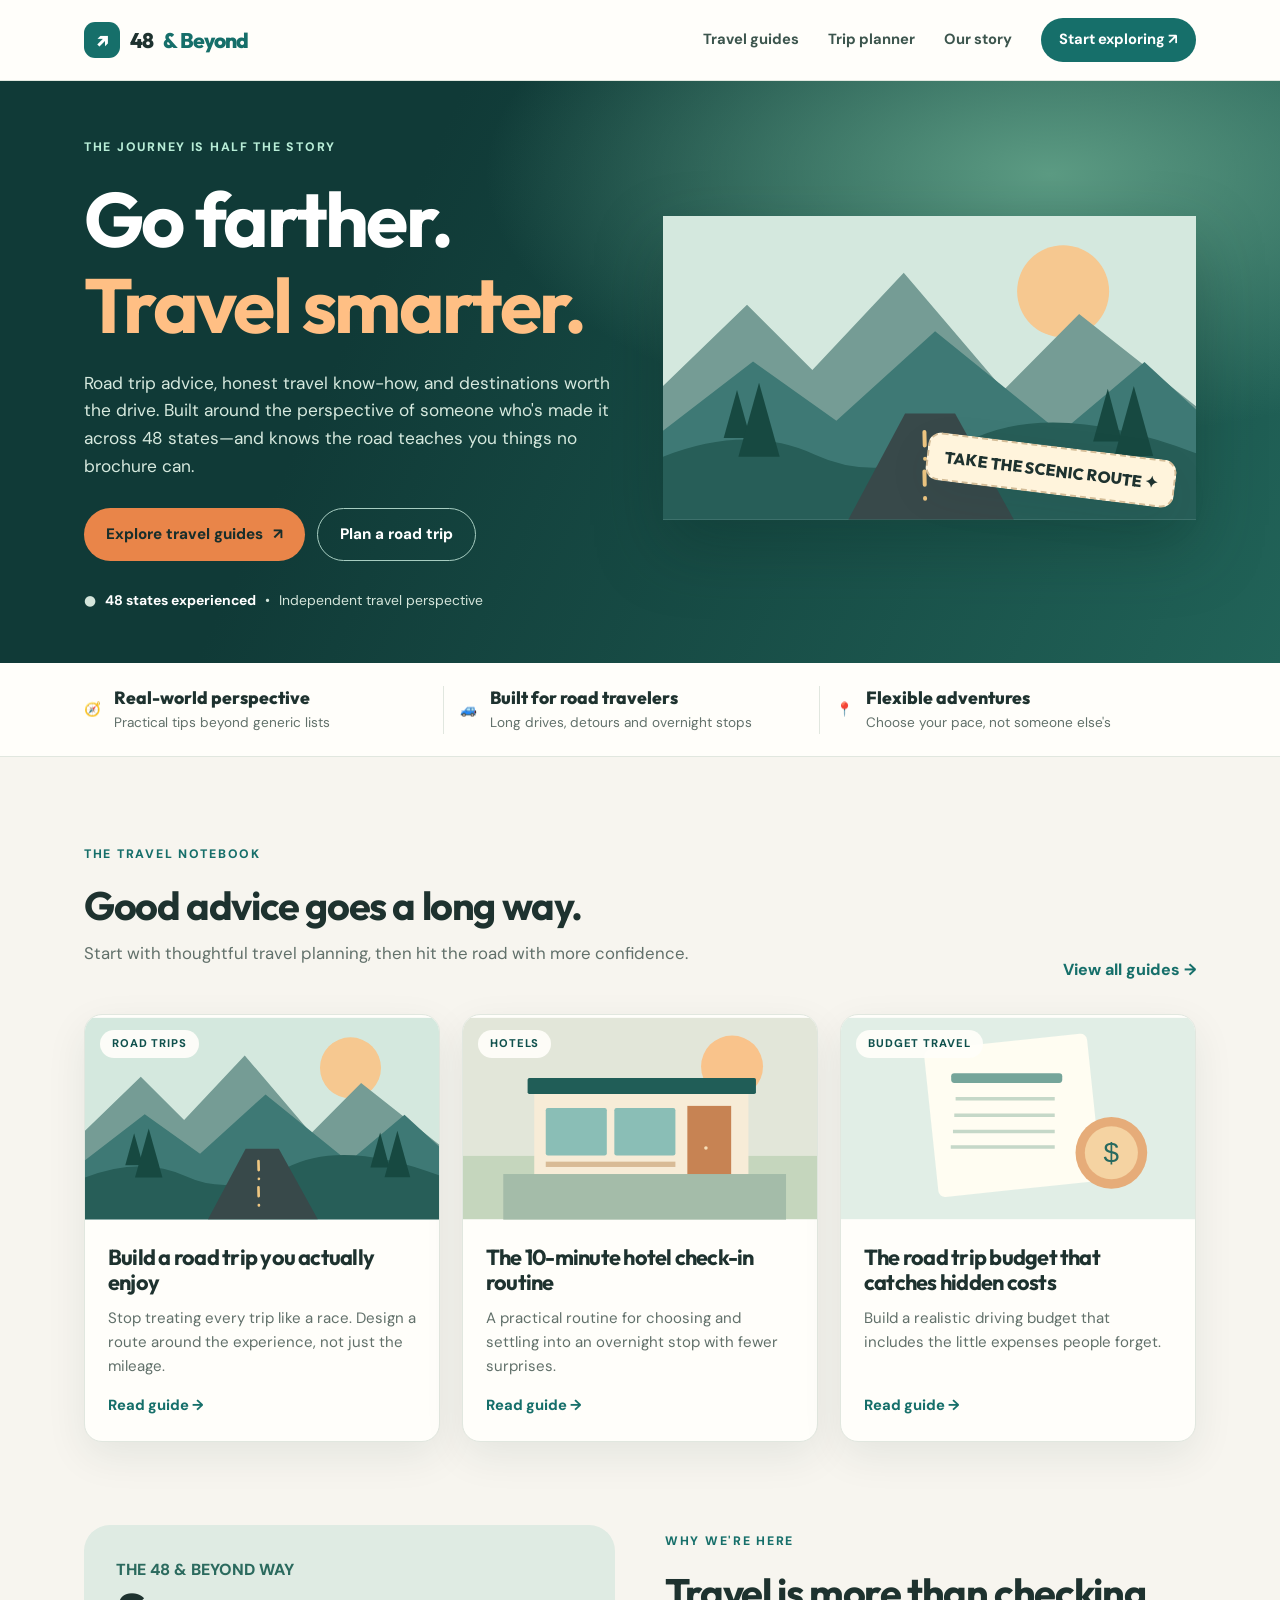
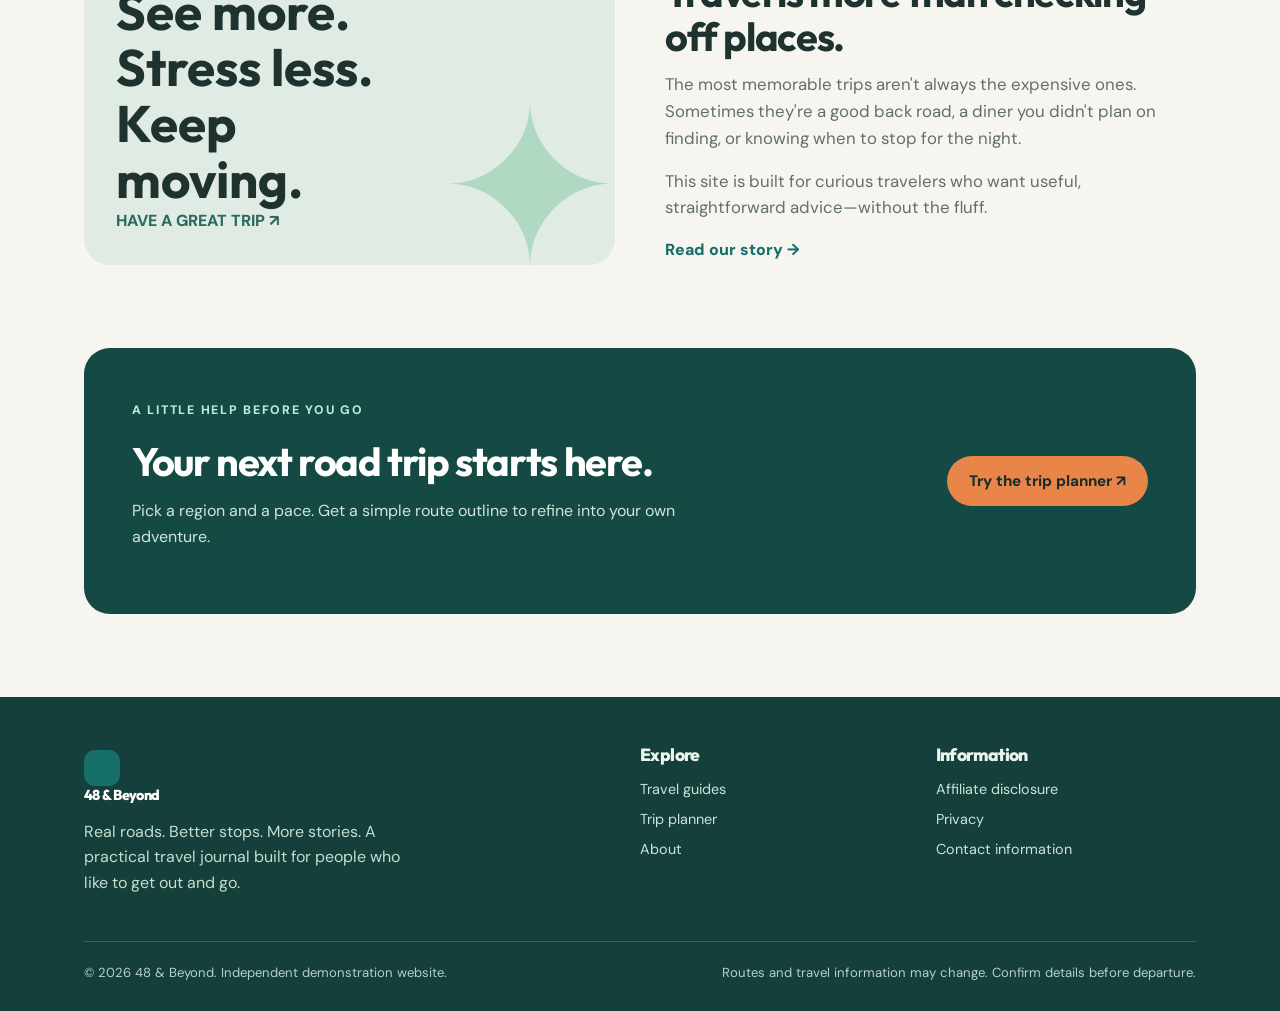
<file: index.html>
<!doctype html><html lang="en"><head>
<!-- Google Analytics -->
<script async src="https://www.googletagmanager.com/gtag/js?id=G-SL8B9PZDFK"></script>
<script>
  window.dataLayer = window.dataLayer || [];
  function gtag(){dataLayer.push(arguments);}
  gtag('js', new Date());
  gtag('config', 'G-SL8B9PZDFK');
</script>
<meta charset="utf-8"><meta name="viewport" content="width=device-width,initial-scale=1"><meta name="theme-color" content="#164942"><title>Travel guides and better road trips | 48 &amp; Beyond</title><meta name="description" content="Independent road trip tips, travel planning tools, and useful advice for exploring America."><link rel="icon" href="assets/favicon.svg" type="image/svg+xml"><link rel="stylesheet" href="assets/style.css"></head><body><a class="skip-link" href="#main">Skip to content</a><header class="site-header"><div class="container nav-inner"><a class="brand" href="index.html"><span class="brand-mark" aria-hidden="true">↗</span>48 <span>&amp; Beyond</span></a><button class="nav-toggle" aria-label="Toggle navigation" aria-expanded="false" aria-controls="nav-menu">☰</button><nav class="nav-links" id="nav-menu" aria-label="Main navigation"><a href="guides.html" >Travel guides</a><a href="planner.html" >Trip planner</a><a href="about.html" >Our story</a><a class="nav-cta" href="guides.html">Start exploring ↗</a></nav></div></header><main id="main"><section class="hero"><div class="container hero-grid"><div><p class="eyebrow light">The journey is half the story</p><h1>Go farther. <em>Travel smarter.</em></h1><p class="hero-copy">Road trip advice, honest travel know-how, and destinations worth the drive. Built around the perspective of someone who's made it across 48 states—and knows the road teaches you things no brochure can.</p><div class="actions"><a class="btn" href="guides.html">Explore travel guides <span aria-hidden="true">↗</span></a><a class="btn btn-ghost" href="planner.html">Plan a road trip</a></div><div class="microproof"><span aria-hidden="true">●</span> <strong>48 states experienced</strong> <span>•</span> Independent travel perspective</div></div><div style="position:relative"> <div class="hero-art"><svg viewBox="0 0 800 455" xmlns="http://www.w3.org/2000/svg" role="img" aria-label="Illustrated scenic highway through mountains at sunset"><rect width="800" height="455" fill="#d4e8de"/><circle cx="600" cy="113" r="69" fill="#f6c890"/><path d="M0 255L126 133L224 231L361 85L511 261L624 147L800 286V455H0Z" fill="#759c95"/><path d="M0 322L135 218L260 307L408 173L596 325L722 219L800 291V455H0Z" fill="#3e7975"/><path d="M0 361Q127 311 228 358T455 339T800 356V455H0Z" fill="#275e58"/><path d="M278 455L363 296H438L526 455Z" fill="#38494a"/><path d="M392 324L393 364M392 383L393 424" stroke="#efc782" stroke-width="6" stroke-linecap="round" stroke-dasharray="20 20"/><g fill="#174941"><path d="M91 333L111 261L131 333Z"/><path d="M113 361L144 250L175 361Z"/><path d="M645 338L667 259L688 338Z"/><path d="M677 360L706 255L735 360Z"/></g></svg></div><div class="hero-sticker">TAKE THE SCENIC ROUTE ✦</div></div></div></section><section class="stats"><div class="container stats-grid"><div class="stat"><span class="stat-icon" aria-hidden="true">🧭</span><div><b>Real-world perspective</b><span>Practical tips beyond generic lists</span></div></div><div class="stat"><span class="stat-icon" aria-hidden="true">🚙</span><div><b>Built for road travelers</b><span>Long drives, detours and overnight stops</span></div></div><div class="stat"><span class="stat-icon" aria-hidden="true">📍</span><div><b>Flexible adventures</b><span>Choose your pace, not someone else's</span></div></div></div></section><section class="section"><div class="container"><div class="section-head"><div><p class="eyebrow">The travel notebook</p><h2>Good advice goes a long way.</h2><p class="intro">Start with thoughtful travel planning, then hit the road with more confidence.</p></div><a class="plain-link" href="guides.html">View all guides →</a></div><div class="card-grid"><article class="card" data-category="road-trips"><div class="card-art"><svg viewBox="0 0 800 455" xmlns="http://www.w3.org/2000/svg" role="img" aria-label="Illustrated scenic highway through mountains at sunset"><rect width="800" height="455" fill="#d4e8de"/><circle cx="600" cy="113" r="69" fill="#f6c890"/><path d="M0 255L126 133L224 231L361 85L511 261L624 147L800 286V455H0Z" fill="#759c95"/><path d="M0 322L135 218L260 307L408 173L596 325L722 219L800 291V455H0Z" fill="#3e7975"/><path d="M0 361Q127 311 228 358T455 339T800 356V455H0Z" fill="#275e58"/><path d="M278 455L363 296H438L526 455Z" fill="#38494a"/><path d="M392 324L393 364M392 383L393 424" stroke="#efc782" stroke-width="6" stroke-linecap="round" stroke-dasharray="20 20"/><g fill="#174941"><path d="M91 333L111 261L131 333Z"/><path d="M113 361L144 250L175 361Z"/><path d="M645 338L667 259L688 338Z"/><path d="M677 360L706 255L735 360Z"/></g></svg><span class="art-label">Road trips</span></div><div class="card-body"><h3>Build a road trip you actually enjoy</h3><p>Stop treating every trip like a race. Design a route around the experience, not just the mileage.</p><a href="guides/road-trip-route.html">Read guide <span aria-hidden="true">→</span></a></div></article><article class="card" data-category="hotels"><div class="card-art"><svg viewBox="0 0 800 455" xmlns="http://www.w3.org/2000/svg" role="img" aria-label="Illustrated roadside motel"><rect width="800" height="455" fill="#e2e6d9"/><rect y="312" width="800" height="143" fill="#c5d6bd"/><circle cx="608" cy="110" r="70" fill="#f9c38b"/><rect x="161" y="154" width="484" height="232" rx="8" fill="#f7ecd7"/><rect x="146" y="136" width="516" height="36" rx="4" fill="#205d57"/><rect x="187" y="204" width="138" height="107" rx="5" fill="#8abeb6"/><rect x="342" y="204" width="138" height="107" rx="5" fill="#8abeb6"/><rect x="507" y="199" width="99" height="187" fill="#c78353"/><rect x="545" y="290" width="8" height="8" rx="4" fill="#f8dfb9"/><rect x="187" y="325" width="293" height="12" fill="#d8bb96"/><rect x="91" y="353" width="639" height="103" fill="#a4bca9"/></svg><span class="art-label">Hotels</span></div><div class="card-body"><h3>The 10-minute hotel check-in routine</h3><p>A practical routine for choosing and settling into an overnight stop with fewer surprises.</p><a href="guides/hotel-checklist.html">Read guide <span aria-hidden="true">→</span></a></div></article><article class="card" data-category="budget-travel"><div class="card-art"><svg viewBox="0 0 800 455" xmlns="http://www.w3.org/2000/svg" role="img" aria-label="Illustrated road trip budget notebook"><rect width="800" height="455" fill="#e1eee6"/><rect x="203" y="53" width="370" height="335" rx="15" fill="#fffdf2" transform="rotate(-6 388 220)"/><rect x="249" y="125" width="251" height="22" rx="7" fill="#75a59a"/><path d="M259 183H483M256 220H483M253 257H483M248 292H483" stroke="#c5d8c8" stroke-width="8"/><circle cx="611" cy="305" r="81" fill="#e6ac79"/><circle cx="611" cy="305" r="60" fill="#f5d3a2"/><text x="611" y="325" text-anchor="middle" font-family="Arial" font-size="63" fill="#27695f">$</text></svg><span class="art-label">Budget travel</span></div><div class="card-body"><h3>The road trip budget that catches hidden costs</h3><p>Build a realistic driving budget that includes the little expenses people forget.</p><a href="guides/road-trip-budget.html">Read guide <span aria-hidden="true">→</span></a></div></article></div></div></section><section class="section" style="padding-top:0"><div class="container split"><div class="feature-graphic"><span>THE 48 &amp; BEYOND WAY</span><strong>See more.<br>Stress less.<br>Keep moving.</strong><span>HAVE A GREAT TRIP ↗</span></div><div><p class="eyebrow">Why we're here</p><h2>Travel is more than checking off places.</h2><p class="intro">The most memorable trips aren't always the expensive ones. Sometimes they're a good back road, a diner you didn't plan on finding, or knowing when to stop for the night.</p><p class="intro">This site is built for curious travelers who want useful, straightforward advice—without the fluff.</p><a href="about.html" class="plain-link">Read our story →</a></div></div></section><section class="section" style="padding-top:0"><div class="container"><div class="planner-strip"><div><p class="eyebrow light">A little help before you go</p><h2>Your next road trip starts here.</h2><p>Pick a region and a pace. Get a simple route outline to refine into your own adventure.</p></div><a class="btn" href="planner.html">Try the trip planner ↗</a></div></div></section></main><footer><div class="container"><div class="footer-main"><div><a class="brand" style="color:#fff" href="index.html"><span class="brand-mark" aria-hidden="true">↗</span>48 &amp; Beyond</a><p style="color:#c4ddcf;max-width:340px;margin-top:15px">Real roads. Better stops. More stories. A practical travel journal built for people who like to get out and go.</p></div><div><h3>Explore</h3><a href="guides.html">Travel guides</a><a href="planner.html">Trip planner</a><a href="about.html">About</a></div><div><h3>Information</h3><a href="disclosure.html">Affiliate disclosure</a><a href="privacy.html">Privacy</a><a href="about.html">Contact information</a></div></div><div class="footer-bottom"><span>© <span id="year">2026</span> 48 &amp; Beyond. Independent demonstration website.</span><span>Routes and travel information may change. Confirm details before departure.</span></div></div></footer><script src="assets/script.js" defer></script></body></html>
</file>
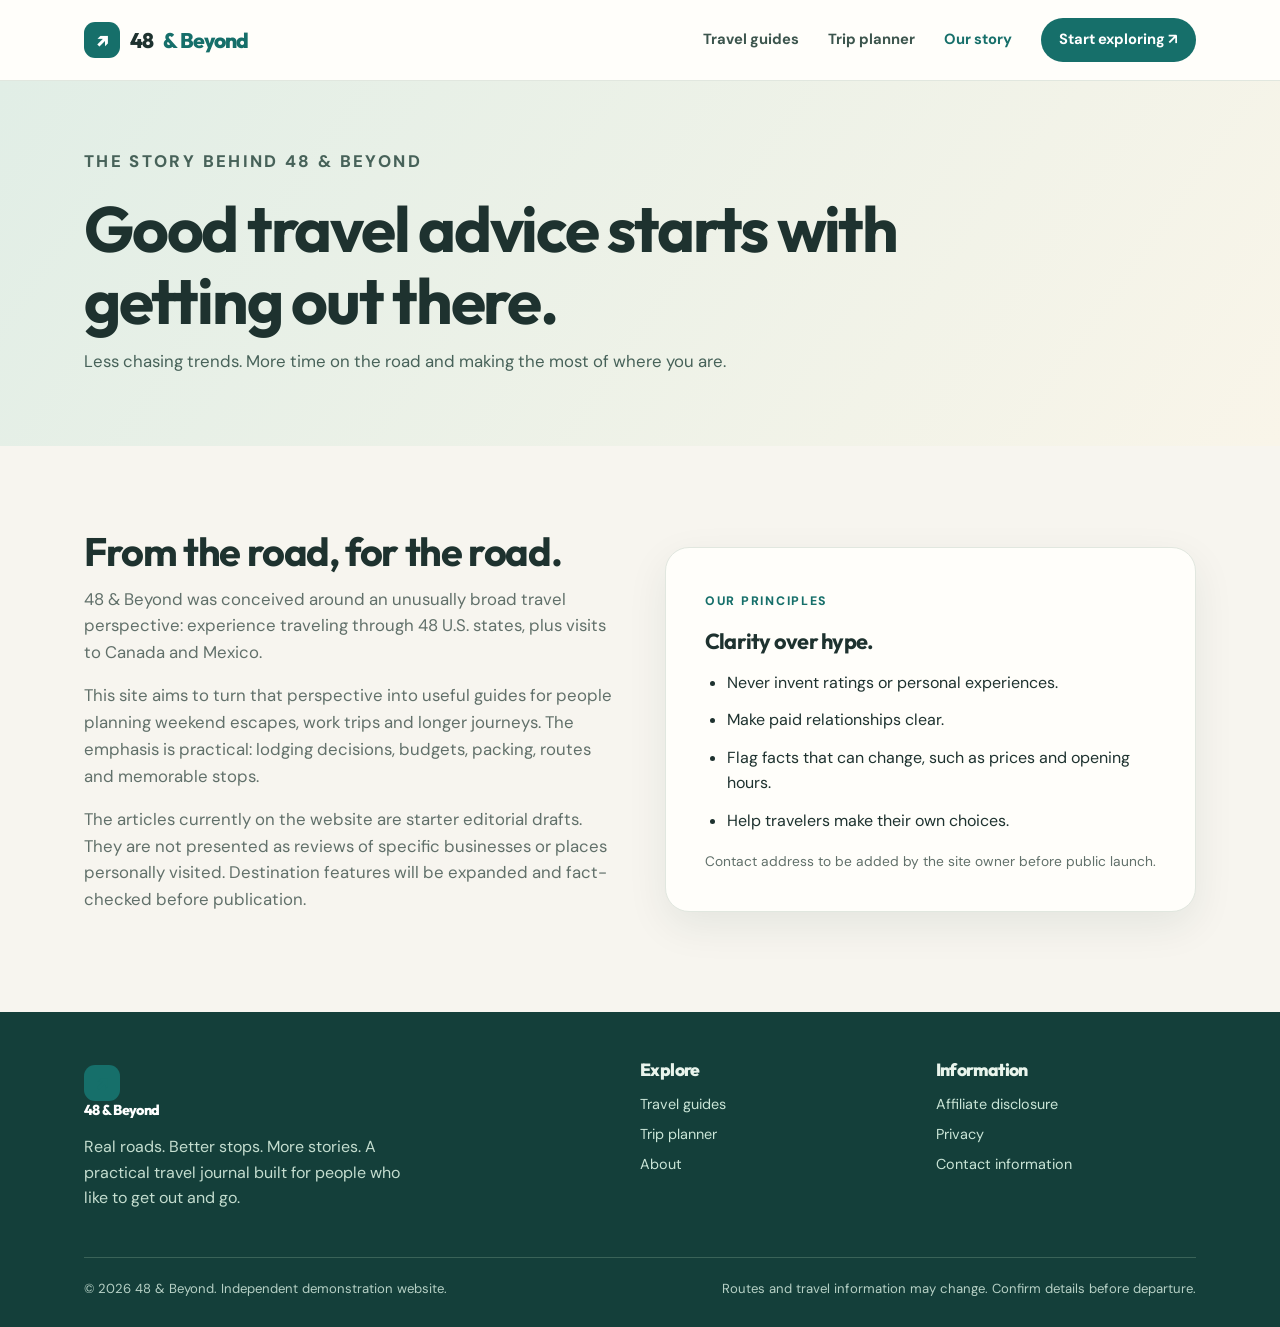
<file: about.html>
<!doctype html><html lang="en"><head><meta charset="utf-8"><meta name="viewport" content="width=device-width,initial-scale=1"><meta name="theme-color" content="#164942"><title>About the project | 48 &amp; Beyond</title><meta name="description" content="Learn the perspective behind 48 &amp; Beyond, a practical travel journal."><link rel="icon" href="assets/favicon.svg" type="image/svg+xml"><link rel="stylesheet" href="assets/style.css"></head><body><a class="skip-link" href="#main">Skip to content</a><header class="site-header"><div class="container nav-inner"><a class="brand" href="index.html"><span class="brand-mark" aria-hidden="true">↗</span>48 <span>&amp; Beyond</span></a><button class="nav-toggle" aria-label="Toggle navigation" aria-expanded="false" aria-controls="nav-menu">☰</button><nav class="nav-links" id="nav-menu" aria-label="Main navigation"><a href="guides.html" >Travel guides</a><a href="planner.html" >Trip planner</a><a href="about.html" aria-current="page">Our story</a><a class="nav-cta" href="guides.html">Start exploring ↗</a></nav></div></header><main id="main"><section class="page-hero"><div class="container"><p class="eyebrow">The story behind 48 &amp; Beyond</p><h1>Good travel advice starts with getting out there.</h1><p>Less chasing trends. More time on the road and making the most of where you are.</p></div></section><section class="section"><div class="container split"><div><h2>From the road, for the road.</h2><p class="intro">48 &amp; Beyond was conceived around an unusually broad travel perspective: experience traveling through 48 U.S. states, plus visits to Canada and Mexico.</p><p class="intro">This site aims to turn that perspective into useful guides for people planning weekend escapes, work trips and longer journeys. The emphasis is practical: lodging decisions, budgets, packing, routes and memorable stops.</p><p class="intro">The articles currently on the website are starter editorial drafts. They are not presented as reviews of specific businesses or places personally visited. Destination features will be expanded and fact-checked before publication.</p></div><div class="feature"><p class="eyebrow">Our principles</p><h3>Clarity over hype.</h3><ul><li>Never invent ratings or personal experiences.</li><li>Make paid relationships clear.</li><li>Flag facts that can change, such as prices and opening hours.</li><li>Help travelers make their own choices.</li></ul><p class="small muted" style="margin-bottom:0">Contact address to be added by the site owner before public launch.</p></div></div></section></main><footer><div class="container"><div class="footer-main"><div><a class="brand" style="color:#fff" href="index.html"><span class="brand-mark" aria-hidden="true">↗</span>48 &amp; Beyond</a><p style="color:#c4ddcf;max-width:340px;margin-top:15px">Real roads. Better stops. More stories. A practical travel journal built for people who like to get out and go.</p></div><div><h3>Explore</h3><a href="guides.html">Travel guides</a><a href="planner.html">Trip planner</a><a href="about.html">About</a></div><div><h3>Information</h3><a href="disclosure.html">Affiliate disclosure</a><a href="privacy.html">Privacy</a><a href="about.html">Contact information</a></div></div><div class="footer-bottom"><span>© <span id="year">2026</span> 48 &amp; Beyond. Independent demonstration website.</span><span>Routes and travel information may change. Confirm details before departure.</span></div></div></footer><script src="assets/script.js" defer></script></body></html>
</file>
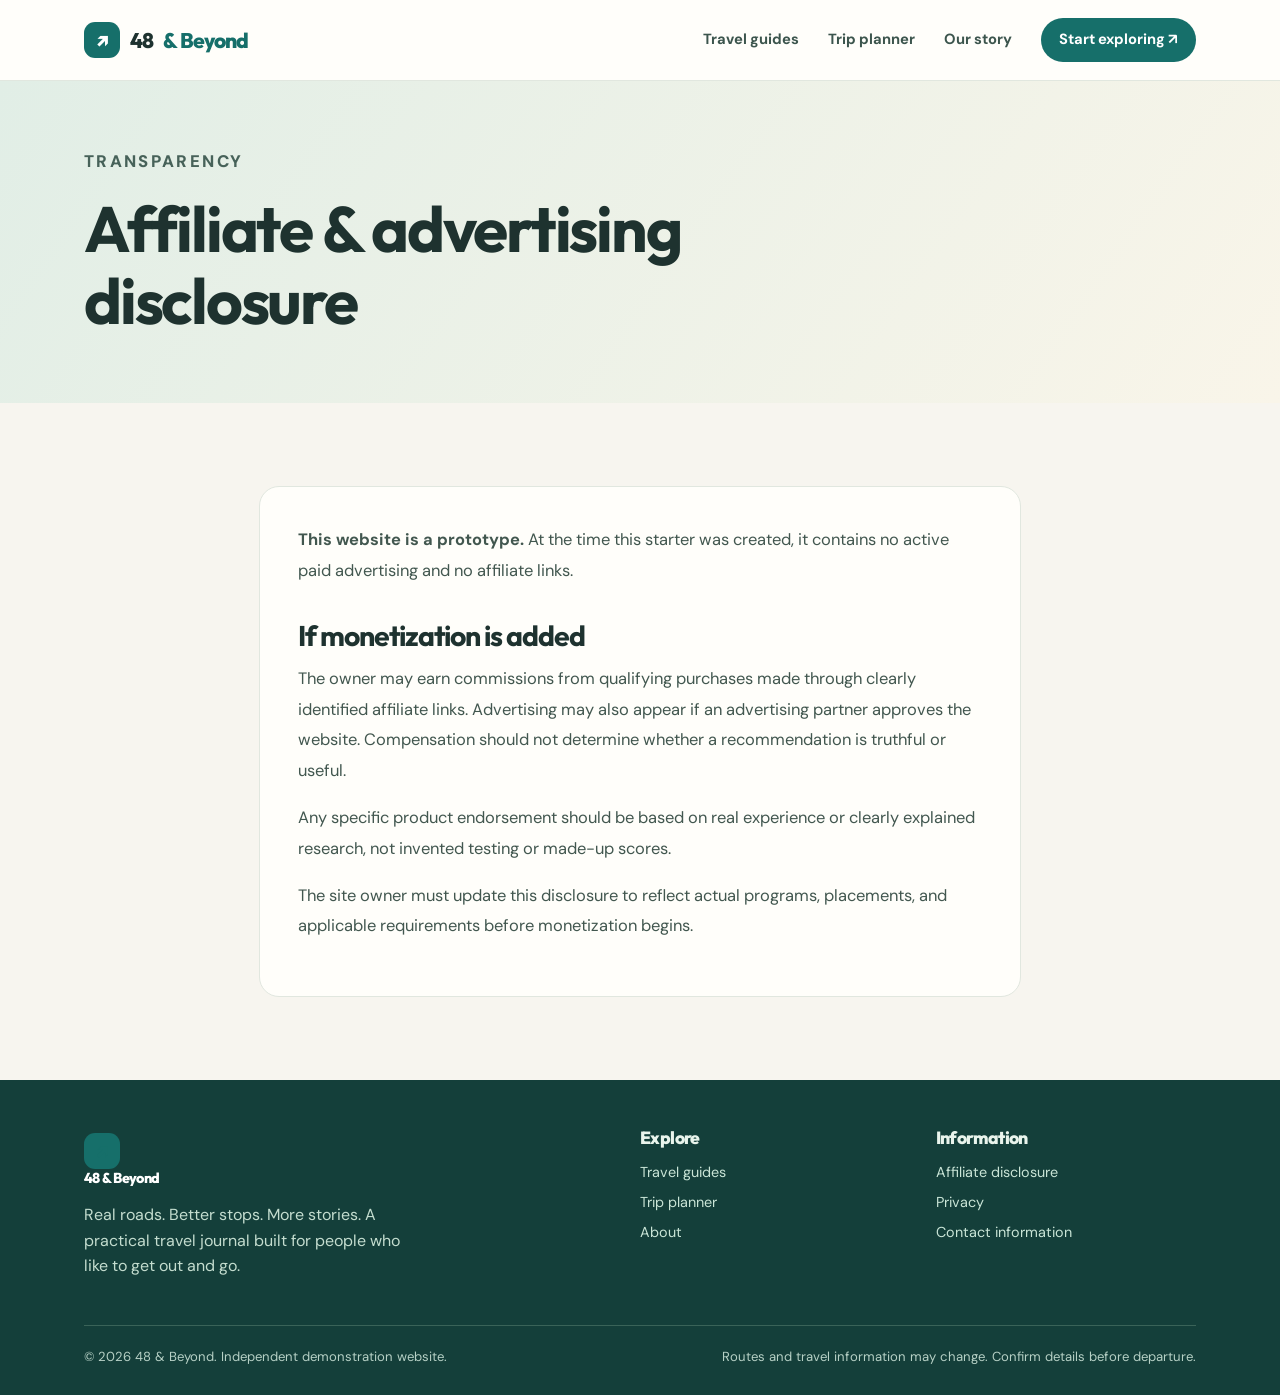
<file: disclosure.html>
<!doctype html><html lang="en"><head><meta charset="utf-8"><meta name="viewport" content="width=device-width,initial-scale=1"><meta name="theme-color" content="#164942"><title>Affiliate and advertising disclosure | 48 &amp; Beyond</title><meta name="description" content="How 48 &amp; Beyond plans to handle advertising and affiliate links."><link rel="icon" href="assets/favicon.svg" type="image/svg+xml"><link rel="stylesheet" href="assets/style.css"></head><body><a class="skip-link" href="#main">Skip to content</a><header class="site-header"><div class="container nav-inner"><a class="brand" href="index.html"><span class="brand-mark" aria-hidden="true">↗</span>48 <span>&amp; Beyond</span></a><button class="nav-toggle" aria-label="Toggle navigation" aria-expanded="false" aria-controls="nav-menu">☰</button><nav class="nav-links" id="nav-menu" aria-label="Main navigation"><a href="guides.html" >Travel guides</a><a href="planner.html" >Trip planner</a><a href="about.html" >Our story</a><a class="nav-cta" href="guides.html">Start exploring ↗</a></nav></div></header><main id="main"><section class="page-hero"><div class="container"><p class="eyebrow">Transparency</p><h1>Affiliate &amp; advertising disclosure</h1></div></section><section class="section"><div class="container" style="max-width:810px"><div class="article"><p><strong>This website is a prototype.</strong> At the time this starter was created, it contains no active paid advertising and no affiliate links.</p><h2>If monetization is added</h2><p>The owner may earn commissions from qualifying purchases made through clearly identified affiliate links. Advertising may also appear if an advertising partner approves the website. Compensation should not determine whether a recommendation is truthful or useful.</p><p>Any specific product endorsement should be based on real experience or clearly explained research, not invented testing or made-up scores.</p><p>The site owner must update this disclosure to reflect actual programs, placements, and applicable requirements before monetization begins.</p></div></div></section></main><footer><div class="container"><div class="footer-main"><div><a class="brand" style="color:#fff" href="index.html"><span class="brand-mark" aria-hidden="true">↗</span>48 &amp; Beyond</a><p style="color:#c4ddcf;max-width:340px;margin-top:15px">Real roads. Better stops. More stories. A practical travel journal built for people who like to get out and go.</p></div><div><h3>Explore</h3><a href="guides.html">Travel guides</a><a href="planner.html">Trip planner</a><a href="about.html">About</a></div><div><h3>Information</h3><a href="disclosure.html">Affiliate disclosure</a><a href="privacy.html">Privacy</a><a href="about.html">Contact information</a></div></div><div class="footer-bottom"><span>© <span id="year">2026</span> 48 &amp; Beyond. Independent demonstration website.</span><span>Routes and travel information may change. Confirm details before departure.</span></div></div></footer><script src="assets/script.js" defer></script></body></html>
</file>
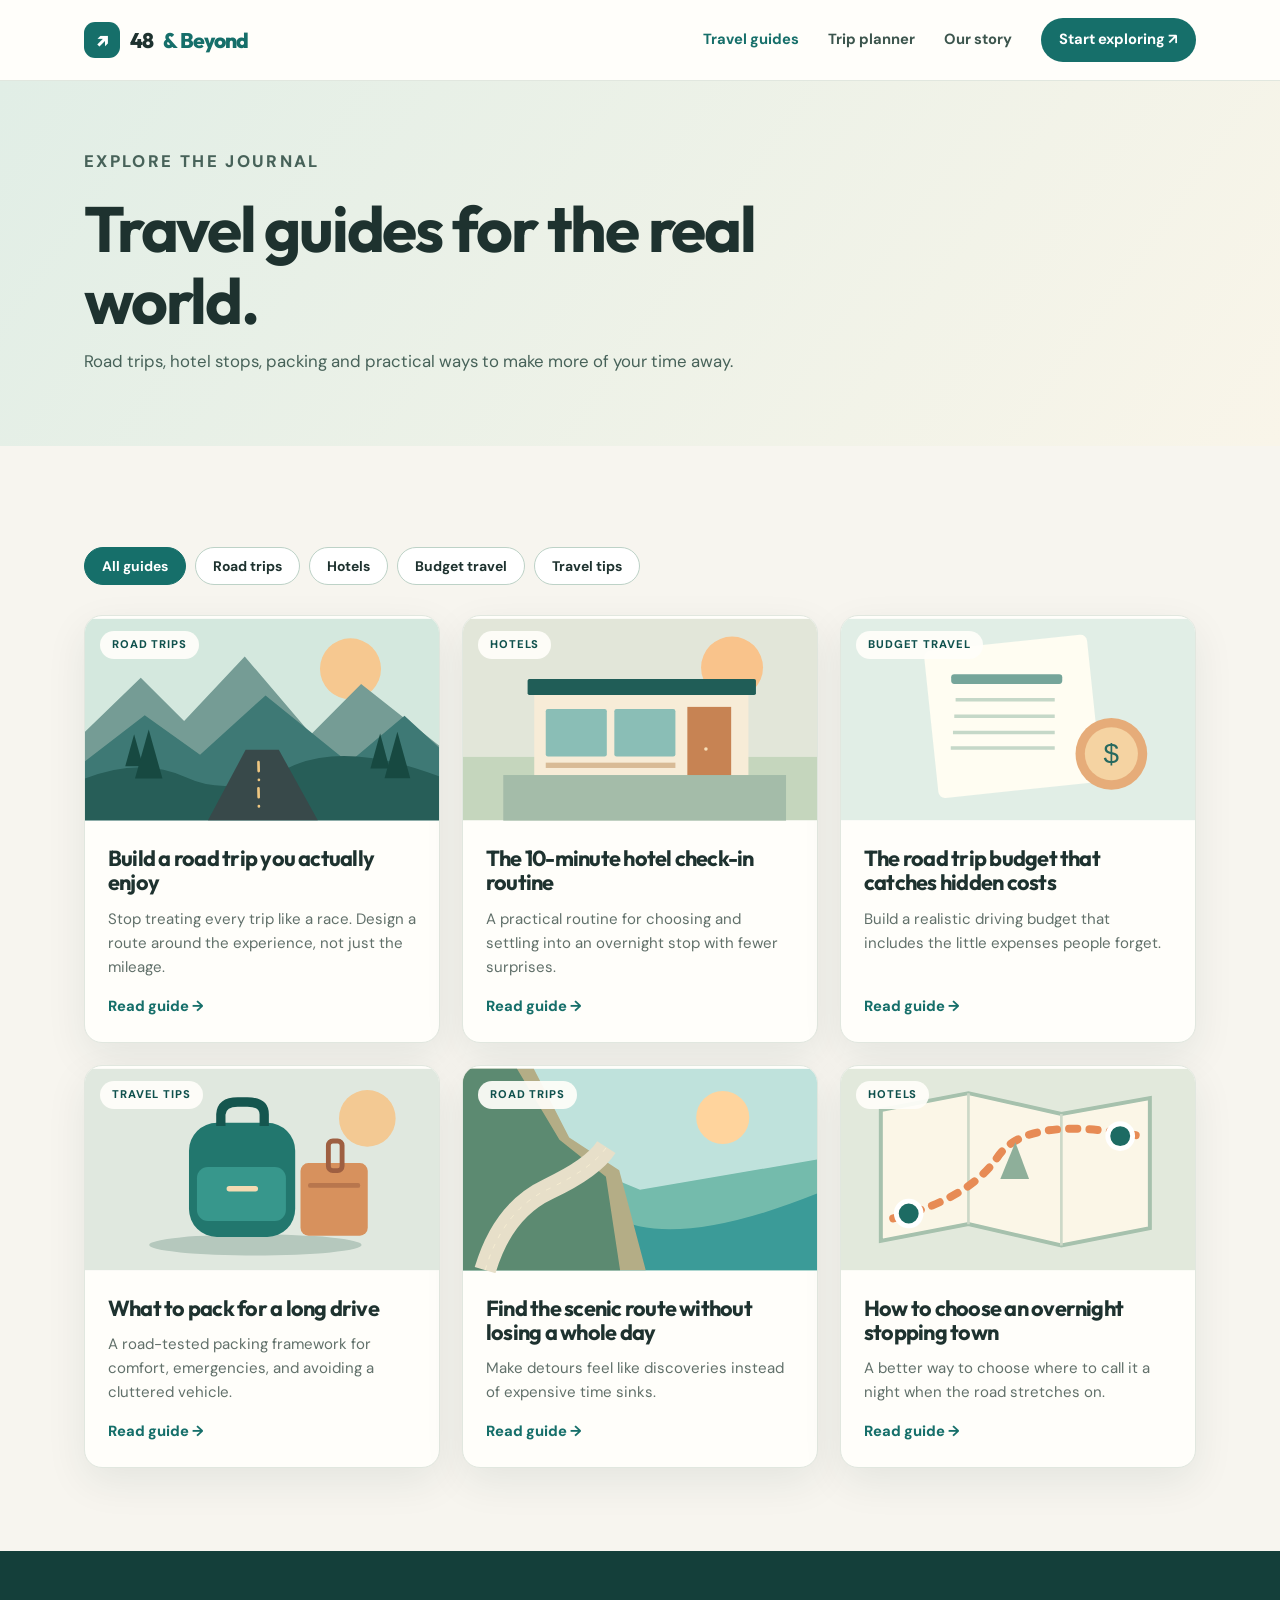
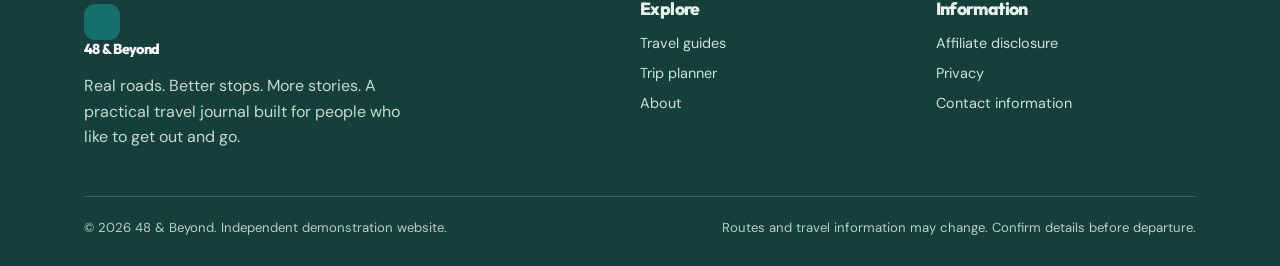
<file: guides.html>
<!doctype html><html lang="en"><head><meta charset="utf-8"><meta name="viewport" content="width=device-width,initial-scale=1"><meta name="theme-color" content="#164942"><title>Travel guides | 48 &amp; Beyond</title><meta name="description" content="Browse road trip routes, hotel checklists, travel budgets and packing tips."><link rel="icon" href="assets/favicon.svg" type="image/svg+xml"><link rel="stylesheet" href="assets/style.css"></head><body><a class="skip-link" href="#main">Skip to content</a><header class="site-header"><div class="container nav-inner"><a class="brand" href="index.html"><span class="brand-mark" aria-hidden="true">↗</span>48 <span>&amp; Beyond</span></a><button class="nav-toggle" aria-label="Toggle navigation" aria-expanded="false" aria-controls="nav-menu">☰</button><nav class="nav-links" id="nav-menu" aria-label="Main navigation"><a href="guides.html" aria-current="page">Travel guides</a><a href="planner.html" >Trip planner</a><a href="about.html" >Our story</a><a class="nav-cta" href="guides.html">Start exploring ↗</a></nav></div></header><main id="main"><section class="page-hero"><div class="container"><p class="eyebrow">Explore the journal</p><h1>Travel guides for the real world.</h1><p>Road trips, hotel stops, packing and practical ways to make more of your time away.</p></div></section><section class="section"><div class="container"><div class="filters" aria-label="Filter articles"><button class="filter-btn" data-filter="all" aria-pressed="true">All guides</button><button class="filter-btn" data-filter="road-trips" aria-pressed="false">Road trips</button><button class="filter-btn" data-filter="hotels" aria-pressed="false">Hotels</button><button class="filter-btn" data-filter="budget-travel" aria-pressed="false">Budget travel</button><button class="filter-btn" data-filter="travel-tips" aria-pressed="false">Travel tips</button></div><div class="card-grid"><article class="card" data-category="road-trips"><div class="card-art"><svg viewBox="0 0 800 455" xmlns="http://www.w3.org/2000/svg" role="img" aria-label="Illustrated scenic highway through mountains at sunset"><rect width="800" height="455" fill="#d4e8de"/><circle cx="600" cy="113" r="69" fill="#f6c890"/><path d="M0 255L126 133L224 231L361 85L511 261L624 147L800 286V455H0Z" fill="#759c95"/><path d="M0 322L135 218L260 307L408 173L596 325L722 219L800 291V455H0Z" fill="#3e7975"/><path d="M0 361Q127 311 228 358T455 339T800 356V455H0Z" fill="#275e58"/><path d="M278 455L363 296H438L526 455Z" fill="#38494a"/><path d="M392 324L393 364M392 383L393 424" stroke="#efc782" stroke-width="6" stroke-linecap="round" stroke-dasharray="20 20"/><g fill="#174941"><path d="M91 333L111 261L131 333Z"/><path d="M113 361L144 250L175 361Z"/><path d="M645 338L667 259L688 338Z"/><path d="M677 360L706 255L735 360Z"/></g></svg><span class="art-label">Road trips</span></div><div class="card-body"><h3>Build a road trip you actually enjoy</h3><p>Stop treating every trip like a race. Design a route around the experience, not just the mileage.</p><a href="guides/road-trip-route.html">Read guide <span aria-hidden="true">→</span></a></div></article><article class="card" data-category="hotels"><div class="card-art"><svg viewBox="0 0 800 455" xmlns="http://www.w3.org/2000/svg" role="img" aria-label="Illustrated roadside motel"><rect width="800" height="455" fill="#e2e6d9"/><rect y="312" width="800" height="143" fill="#c5d6bd"/><circle cx="608" cy="110" r="70" fill="#f9c38b"/><rect x="161" y="154" width="484" height="232" rx="8" fill="#f7ecd7"/><rect x="146" y="136" width="516" height="36" rx="4" fill="#205d57"/><rect x="187" y="204" width="138" height="107" rx="5" fill="#8abeb6"/><rect x="342" y="204" width="138" height="107" rx="5" fill="#8abeb6"/><rect x="507" y="199" width="99" height="187" fill="#c78353"/><rect x="545" y="290" width="8" height="8" rx="4" fill="#f8dfb9"/><rect x="187" y="325" width="293" height="12" fill="#d8bb96"/><rect x="91" y="353" width="639" height="103" fill="#a4bca9"/></svg><span class="art-label">Hotels</span></div><div class="card-body"><h3>The 10-minute hotel check-in routine</h3><p>A practical routine for choosing and settling into an overnight stop with fewer surprises.</p><a href="guides/hotel-checklist.html">Read guide <span aria-hidden="true">→</span></a></div></article><article class="card" data-category="budget-travel"><div class="card-art"><svg viewBox="0 0 800 455" xmlns="http://www.w3.org/2000/svg" role="img" aria-label="Illustrated road trip budget notebook"><rect width="800" height="455" fill="#e1eee6"/><rect x="203" y="53" width="370" height="335" rx="15" fill="#fffdf2" transform="rotate(-6 388 220)"/><rect x="249" y="125" width="251" height="22" rx="7" fill="#75a59a"/><path d="M259 183H483M256 220H483M253 257H483M248 292H483" stroke="#c5d8c8" stroke-width="8"/><circle cx="611" cy="305" r="81" fill="#e6ac79"/><circle cx="611" cy="305" r="60" fill="#f5d3a2"/><text x="611" y="325" text-anchor="middle" font-family="Arial" font-size="63" fill="#27695f">$</text></svg><span class="art-label">Budget travel</span></div><div class="card-body"><h3>The road trip budget that catches hidden costs</h3><p>Build a realistic driving budget that includes the little expenses people forget.</p><a href="guides/road-trip-budget.html">Read guide <span aria-hidden="true">→</span></a></div></article><article class="card" data-category="travel-tips"><div class="card-art"><svg viewBox="0 0 800 455" xmlns="http://www.w3.org/2000/svg" role="img" aria-label="Illustrated travel backpack and suitcase"><rect width="800" height="455" fill="#e0e8df"/><circle cx="638" cy="112" r="64" fill="#f3c993"/><ellipse cx="385" cy="398" rx="240" ry="24" fill="#b5c8bd"/><rect x="235" y="122" width="240" height="258" rx="63" fill="#22776e"/><path d="M307 129V103Q309 75 345 75H367Q405 75 405 103V129" fill="none" stroke="#15564f" stroke-width="21"/><rect x="253" y="222" width="201" height="122" rx="25" fill="#37978c"/><rect x="320" y="265" width="71" height="12" rx="6" fill="#f4dab2"/><rect x="487" y="213" width="152" height="164" rx="18" fill="#d7915d"/><rect x="550" y="163" width="31" height="67" rx="10" fill="none" stroke="#9e5f41" stroke-width="11"/><rect x="504" y="258" width="118" height="11" rx="5" fill="#b8764d"/></svg><span class="art-label">Travel tips</span></div><div class="card-body"><h3>What to pack for a long drive</h3><p>A road-tested packing framework for comfort, emergencies, and avoiding a cluttered vehicle.</p><a href="guides/pack-for-the-road.html">Read guide <span aria-hidden="true">→</span></a></div></article><article class="card" data-category="road-trips"><div class="card-art"><svg viewBox="0 0 800 455" xmlns="http://www.w3.org/2000/svg" role="img" aria-label="Illustrated coast and curving road"><rect width="800" height="455" fill="#bfe2dc"/><circle cx="587" cy="110" r="60" fill="#ffd49d"/><path d="M0 265L210 195L400 273L800 205V455H0Z" fill="#74bbac"/><path d="M0 309Q200 260 340 335T800 282V455H0Z" fill="#3b9b98"/><path d="M0 0H160L240 155L353 229L413 455H0Z" fill="#b4ad86"/><path d="M0 0H122L218 160L323 244L355 455H0Z" fill="#5c8a71"/><path d="M50 455Q90 320 192 272T324 177" stroke="#e7dfc9" fill="none" stroke-width="49"/><path d="M50 455Q90 320 192 272T324 177" stroke="#f8eed3" fill="none" stroke-width="2" stroke-dasharray="11 15"/></svg><span class="art-label">Road trips</span></div><div class="card-body"><h3>Find the scenic route without losing a whole day</h3><p>Make detours feel like discoveries instead of expensive time sinks.</p><a href="guides/scenic-detours.html">Read guide <span aria-hidden="true">→</span></a></div></article><article class="card" data-category="hotels"><div class="card-art"><svg viewBox="0 0 800 455" xmlns="http://www.w3.org/2000/svg" role="img" aria-label="Illustration of a folded paper route map"><rect width="800" height="455" fill="#e2e9dc"/><path d="M90 93L288 55L498 102L698 66V360L498 399L288 351L90 389Z" fill="#fbf6e7" stroke="#a6c1ad" stroke-width="9"/><path d="M288 55V351M498 102V399" stroke="#ccd8c7" stroke-width="6"/><path d="M118 338Q290 293 354 199T666 150" fill="none" stroke="#e78b55" stroke-width="18" stroke-linecap="round" stroke-dasharray="19 27"/><circle cx="153" cy="327" r="28" fill="#1d6b63" stroke="#fff" stroke-width="11"/><circle cx="631" cy="152" r="28" fill="#1d6b63" stroke="#fff" stroke-width="11"/><path d="M360 249L394 166L425 249Z" fill="#8eaf9a"/></svg><span class="art-label">Hotels</span></div><div class="card-body"><h3>How to choose an overnight stopping town</h3><p>A better way to choose where to call it a night when the road stretches on.</p><a href="guides/choose-an-overnight-stop.html">Read guide <span aria-hidden="true">→</span></a></div></article></div></div></section></main><footer><div class="container"><div class="footer-main"><div><a class="brand" style="color:#fff" href="index.html"><span class="brand-mark" aria-hidden="true">↗</span>48 &amp; Beyond</a><p style="color:#c4ddcf;max-width:340px;margin-top:15px">Real roads. Better stops. More stories. A practical travel journal built for people who like to get out and go.</p></div><div><h3>Explore</h3><a href="guides.html">Travel guides</a><a href="planner.html">Trip planner</a><a href="about.html">About</a></div><div><h3>Information</h3><a href="disclosure.html">Affiliate disclosure</a><a href="privacy.html">Privacy</a><a href="about.html">Contact information</a></div></div><div class="footer-bottom"><span>© <span id="year">2026</span> 48 &amp; Beyond. Independent demonstration website.</span><span>Routes and travel information may change. Confirm details before departure.</span></div></div></footer><script src="assets/script.js" defer></script></body></html>
</file>
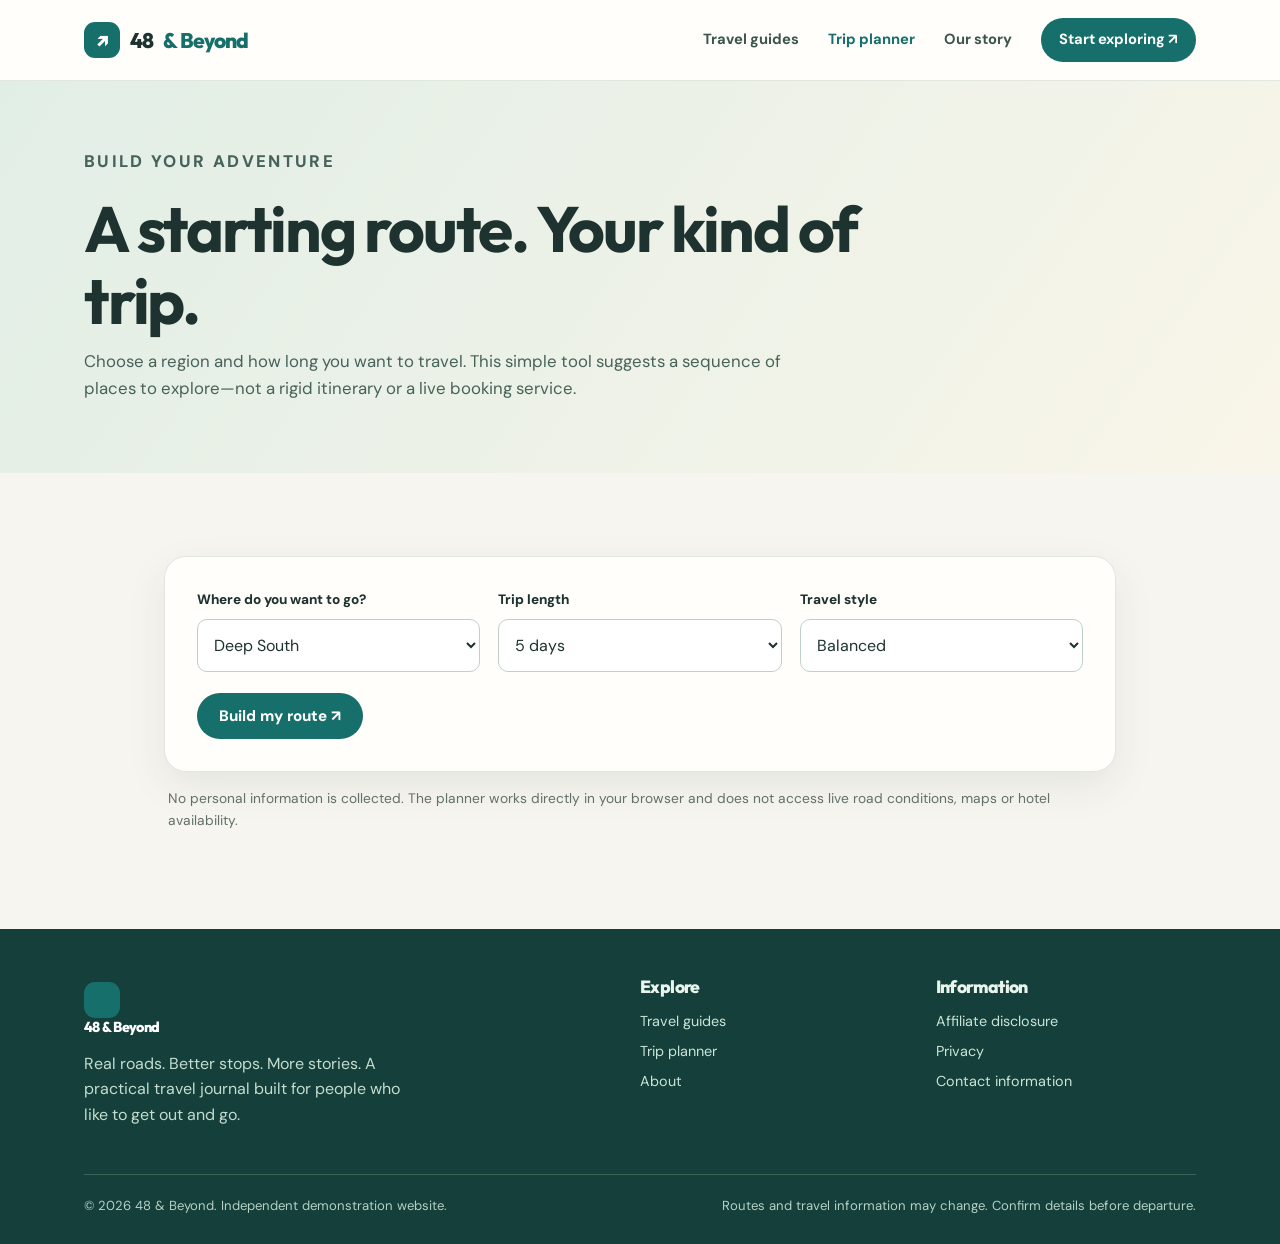
<file: planner.html>
<!doctype html><html lang="en"><head><meta charset="utf-8"><meta name="viewport" content="width=device-width,initial-scale=1"><meta name="theme-color" content="#164942"><title>Free road trip planner | 48 &amp; Beyond</title><meta name="description" content="Pick a region, pace and trip length to generate a simple road trip outline."><link rel="icon" href="assets/favicon.svg" type="image/svg+xml"><link rel="stylesheet" href="assets/style.css"></head><body><a class="skip-link" href="#main">Skip to content</a><header class="site-header"><div class="container nav-inner"><a class="brand" href="index.html"><span class="brand-mark" aria-hidden="true">↗</span>48 <span>&amp; Beyond</span></a><button class="nav-toggle" aria-label="Toggle navigation" aria-expanded="false" aria-controls="nav-menu">☰</button><nav class="nav-links" id="nav-menu" aria-label="Main navigation"><a href="guides.html" >Travel guides</a><a href="planner.html" aria-current="page">Trip planner</a><a href="about.html" >Our story</a><a class="nav-cta" href="guides.html">Start exploring ↗</a></nav></div></header><main id="main"><section class="page-hero"><div class="container"><p class="eyebrow">Build your adventure</p><h1>A starting route. Your kind of trip.</h1><p>Choose a region and how long you want to travel. This simple tool suggests a sequence of places to explore—not a rigid itinerary or a live booking service.</p></div></section><section class="section"><div class="container" style="max-width:1000px"><div class="form-card"><form id="route-planner"><div class="form-grid"><div class="field"><label for="region">Where do you want to go?</label><select id="region" name="region"><option value="south">Deep South</option><option value="mountain">Appalachian Mountains</option><option value="lakes">Great Lakes</option><option value="west">Pacific Northwest</option></select></div><div class="field"><label for="days">Trip length</label><select id="days" name="days"><option value="3">3 days</option><option value="5" selected>5 days</option><option value="7">7 days</option></select></div><div class="field"><label for="pace">Travel style</label><select id="pace" name="pace"><option>Relaxed</option><option selected>Balanced</option><option>See as much as possible</option></select></div></div><button class="btn btn-teal" type="submit">Build my route ↗</button></form><div id="route-output" class="output" hidden aria-live="polite"></div></div><p class="small muted" style="margin:15px 4px">No personal information is collected. The planner works directly in your browser and does not access live road conditions, maps or hotel availability.</p></div></section></main><footer><div class="container"><div class="footer-main"><div><a class="brand" style="color:#fff" href="index.html"><span class="brand-mark" aria-hidden="true">↗</span>48 &amp; Beyond</a><p style="color:#c4ddcf;max-width:340px;margin-top:15px">Real roads. Better stops. More stories. A practical travel journal built for people who like to get out and go.</p></div><div><h3>Explore</h3><a href="guides.html">Travel guides</a><a href="planner.html">Trip planner</a><a href="about.html">About</a></div><div><h3>Information</h3><a href="disclosure.html">Affiliate disclosure</a><a href="privacy.html">Privacy</a><a href="about.html">Contact information</a></div></div><div class="footer-bottom"><span>© <span id="year">2026</span> 48 &amp; Beyond. Independent demonstration website.</span><span>Routes and travel information may change. Confirm details before departure.</span></div></div></footer><script src="assets/script.js" defer></script></body></html>
</file>
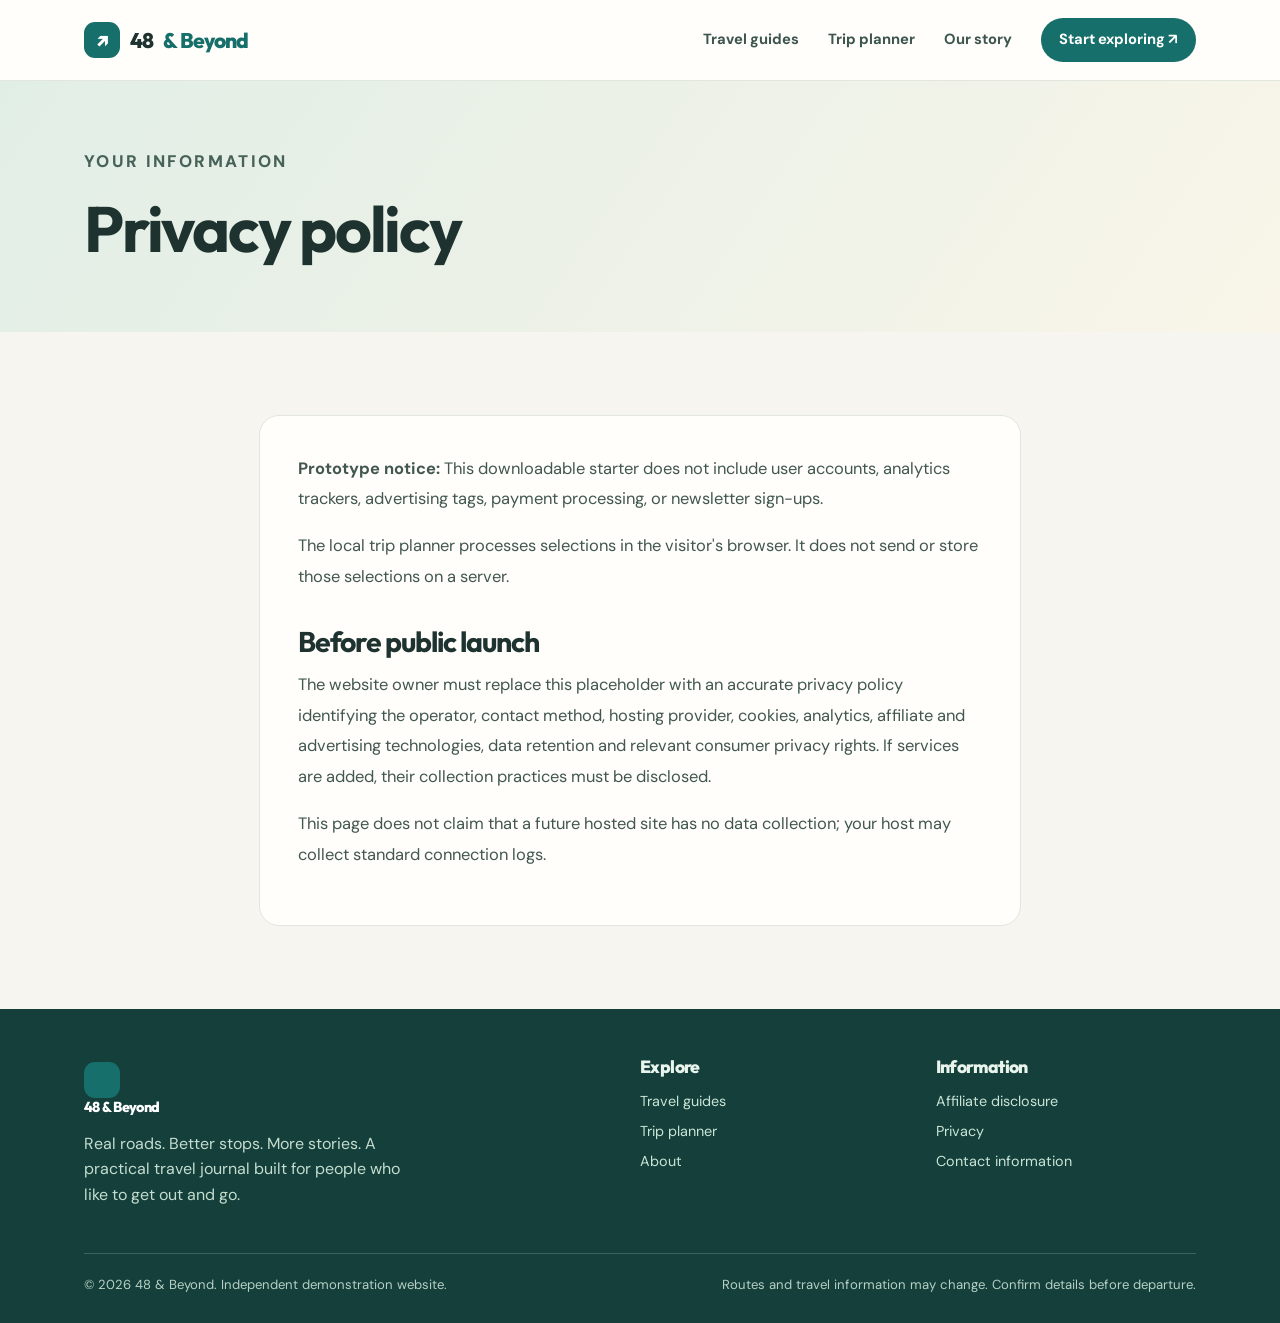
<file: privacy.html>
<!doctype html><html lang="en"><head><meta charset="utf-8"><meta name="viewport" content="width=device-width,initial-scale=1"><meta name="theme-color" content="#164942"><title>Privacy policy | 48 &amp; Beyond</title><meta name="description" content="Privacy information for this travel website starter."><link rel="icon" href="assets/favicon.svg" type="image/svg+xml"><link rel="stylesheet" href="assets/style.css"></head><body><a class="skip-link" href="#main">Skip to content</a><header class="site-header"><div class="container nav-inner"><a class="brand" href="index.html"><span class="brand-mark" aria-hidden="true">↗</span>48 <span>&amp; Beyond</span></a><button class="nav-toggle" aria-label="Toggle navigation" aria-expanded="false" aria-controls="nav-menu">☰</button><nav class="nav-links" id="nav-menu" aria-label="Main navigation"><a href="guides.html" >Travel guides</a><a href="planner.html" >Trip planner</a><a href="about.html" >Our story</a><a class="nav-cta" href="guides.html">Start exploring ↗</a></nav></div></header><main id="main"><section class="page-hero"><div class="container"><p class="eyebrow">Your information</p><h1>Privacy policy</h1></div></section><section class="section"><div class="container" style="max-width:810px"><div class="article"><p><strong>Prototype notice:</strong> This downloadable starter does not include user accounts, analytics trackers, advertising tags, payment processing, or newsletter sign-ups.</p><p>The local trip planner processes selections in the visitor's browser. It does not send or store those selections on a server.</p><h2>Before public launch</h2><p>The website owner must replace this placeholder with an accurate privacy policy identifying the operator, contact method, hosting provider, cookies, analytics, affiliate and advertising technologies, data retention and relevant consumer privacy rights. If services are added, their collection practices must be disclosed.</p><p>This page does not claim that a future hosted site has no data collection; your host may collect standard connection logs.</p></div></div></section></main><footer><div class="container"><div class="footer-main"><div><a class="brand" style="color:#fff" href="index.html"><span class="brand-mark" aria-hidden="true">↗</span>48 &amp; Beyond</a><p style="color:#c4ddcf;max-width:340px;margin-top:15px">Real roads. Better stops. More stories. A practical travel journal built for people who like to get out and go.</p></div><div><h3>Explore</h3><a href="guides.html">Travel guides</a><a href="planner.html">Trip planner</a><a href="about.html">About</a></div><div><h3>Information</h3><a href="disclosure.html">Affiliate disclosure</a><a href="privacy.html">Privacy</a><a href="about.html">Contact information</a></div></div><div class="footer-bottom"><span>© <span id="year">2026</span> 48 &amp; Beyond. Independent demonstration website.</span><span>Routes and travel information may change. Confirm details before departure.</span></div></div></footer><script src="assets/script.js" defer></script></body></html>
</file>
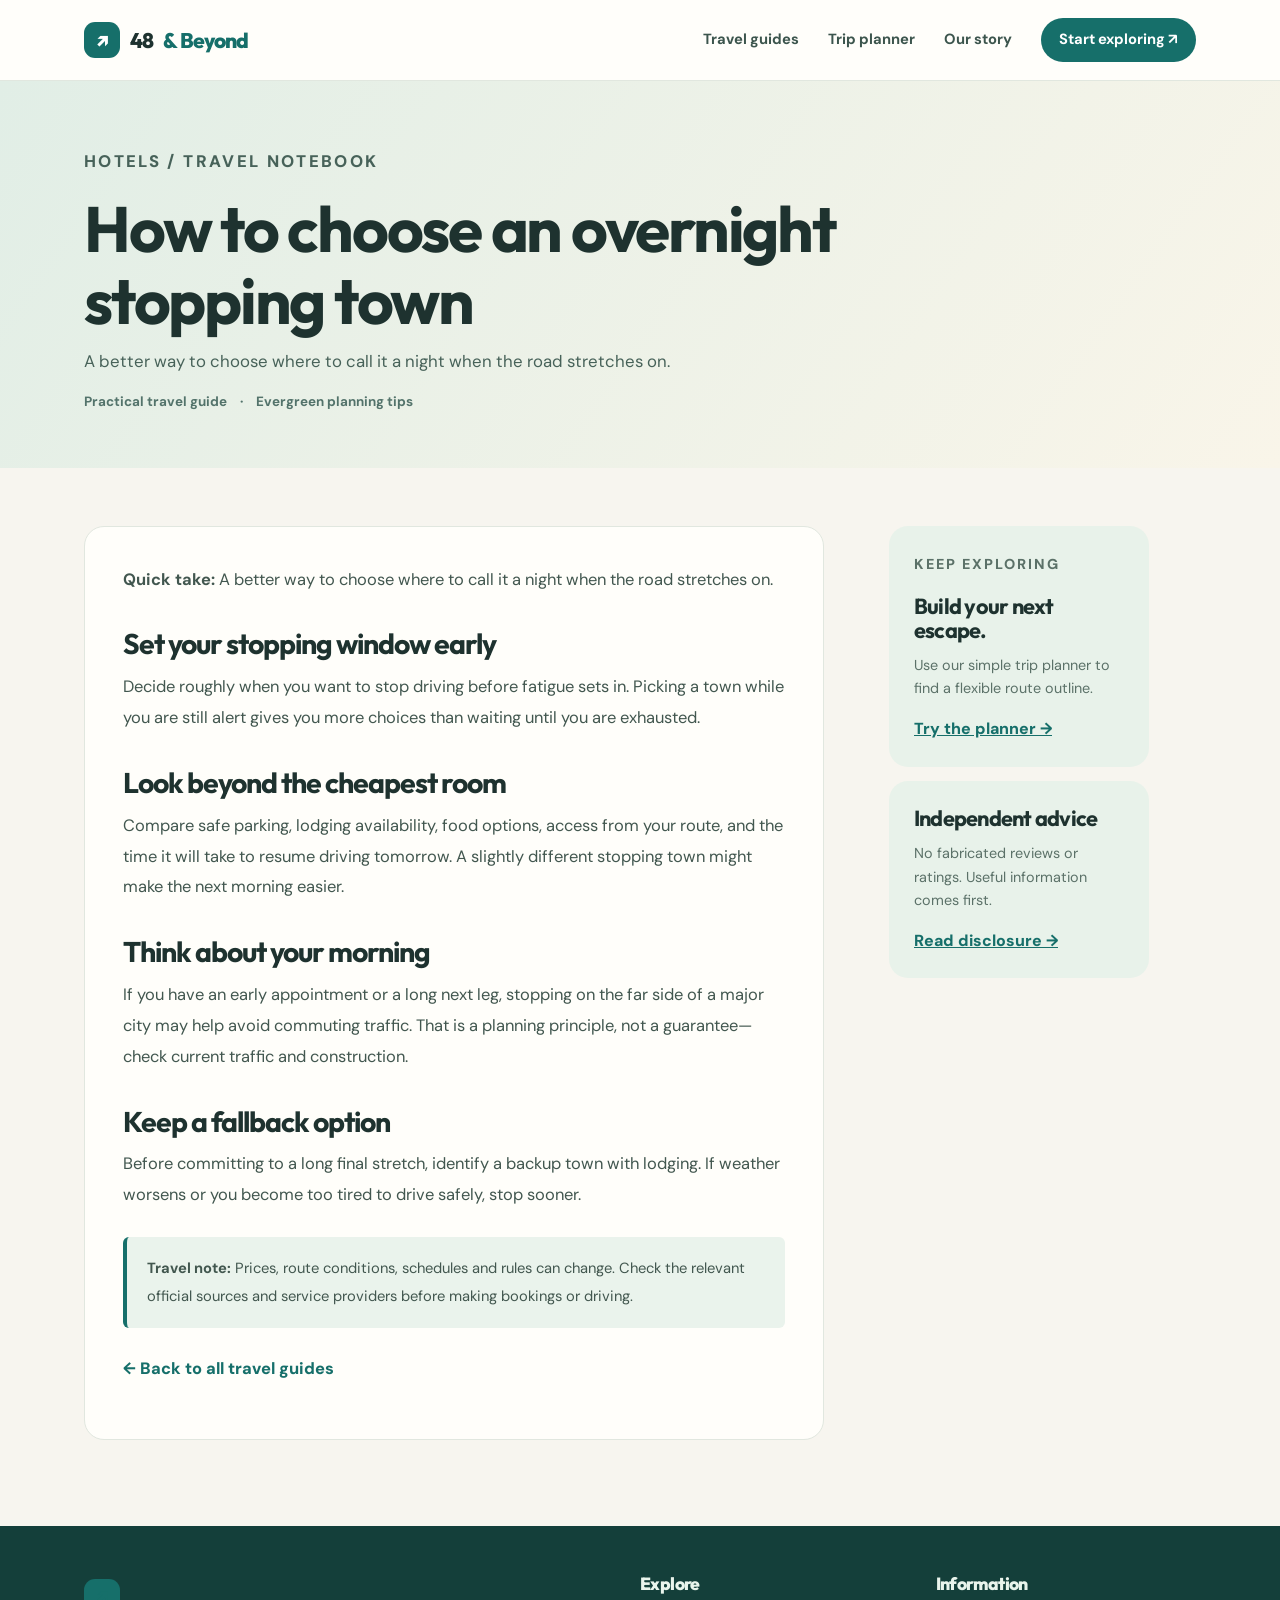
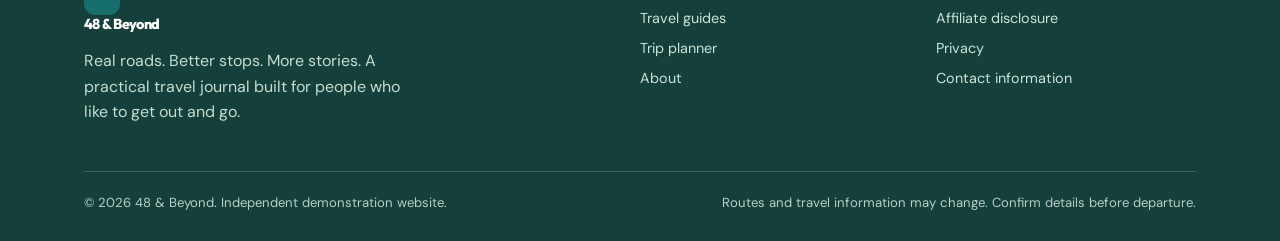
<file: guides/choose-an-overnight-stop.html>
<!doctype html><html lang="en"><head><meta charset="utf-8"><meta name="viewport" content="width=device-width,initial-scale=1"><meta name="theme-color" content="#164942"><title>How to choose an overnight stopping town | 48 &amp; Beyond</title><meta name="description" content="A better way to choose where to call it a night when the road stretches on."><link rel="icon" href="../assets/favicon.svg" type="image/svg+xml"><link rel="stylesheet" href="../assets/style.css"></head><body><a class="skip-link" href="#main">Skip to content</a><header class="site-header"><div class="container nav-inner"><a class="brand" href="../index.html"><span class="brand-mark" aria-hidden="true">↗</span>48 <span>&amp; Beyond</span></a><button class="nav-toggle" aria-label="Toggle navigation" aria-expanded="false" aria-controls="nav-menu">☰</button><nav class="nav-links" id="nav-menu" aria-label="Main navigation"><a href="../guides.html" >Travel guides</a><a href="../planner.html" >Trip planner</a><a href="../about.html" >Our story</a><a class="nav-cta" href="../guides.html">Start exploring ↗</a></nav></div></header><main id="main"><section class="page-hero"><div class="container"><p class="eyebrow">Hotels / Travel notebook</p><h1>How to choose an overnight stopping town</h1><p>A better way to choose where to call it a night when the road stretches on.</p><div class="meta"><span>Practical travel guide</span><span>·</span><span>Evergreen planning tips</span></div></div></section><div class="container article-layout"><article class="article"><p><strong>Quick take:</strong> A better way to choose where to call it a night when the road stretches on.</p><h2>Set your stopping window early</h2><p>Decide roughly when you want to stop driving before fatigue sets in. Picking a town while you are still alert gives you more choices than waiting until you are exhausted.</p><h2>Look beyond the cheapest room</h2><p>Compare safe parking, lodging availability, food options, access from your route, and the time it will take to resume driving tomorrow. A slightly different stopping town might make the next morning easier.</p><h2>Think about your morning</h2><p>If you have an early appointment or a long next leg, stopping on the far side of a major city may help avoid commuting traffic. That is a planning principle, not a guarantee—check current traffic and construction.</p><h2>Keep a fallback option</h2><p>Before committing to a long final stretch, identify a backup town with lodging. If weather worsens or you become too tired to drive safely, stop sooner.</p><div class="note"><p><strong>Travel note:</strong> Prices, route conditions, schedules and rules can change. Check the relevant official sources and service providers before making bookings or driving.</p></div><p><a class="plain-link" href="../guides.html">← Back to all travel guides</a></p></article><aside class="aside"><div class="mini"><p class="eyebrow">Keep exploring</p><h3>Build your next escape.</h3><p>Use our simple trip planner to find a flexible route outline.</p><a href="../planner.html">Try the planner →</a></div><div class="mini"><h3>Independent advice</h3><p>No fabricated reviews or ratings. Useful information comes first.</p><a href="../disclosure.html">Read disclosure →</a></div></aside></div></main><footer><div class="container"><div class="footer-main"><div><a class="brand" style="color:#fff" href="../index.html"><span class="brand-mark" aria-hidden="true">↗</span>48 &amp; Beyond</a><p style="color:#c4ddcf;max-width:340px;margin-top:15px">Real roads. Better stops. More stories. A practical travel journal built for people who like to get out and go.</p></div><div><h3>Explore</h3><a href="../guides.html">Travel guides</a><a href="../planner.html">Trip planner</a><a href="../about.html">About</a></div><div><h3>Information</h3><a href="../disclosure.html">Affiliate disclosure</a><a href="../privacy.html">Privacy</a><a href="../about.html">Contact information</a></div></div><div class="footer-bottom"><span>© <span id="year">2026</span> 48 &amp; Beyond. Independent demonstration website.</span><span>Routes and travel information may change. Confirm details before departure.</span></div></div></footer><script src="../assets/script.js" defer></script></body></html>
</file>
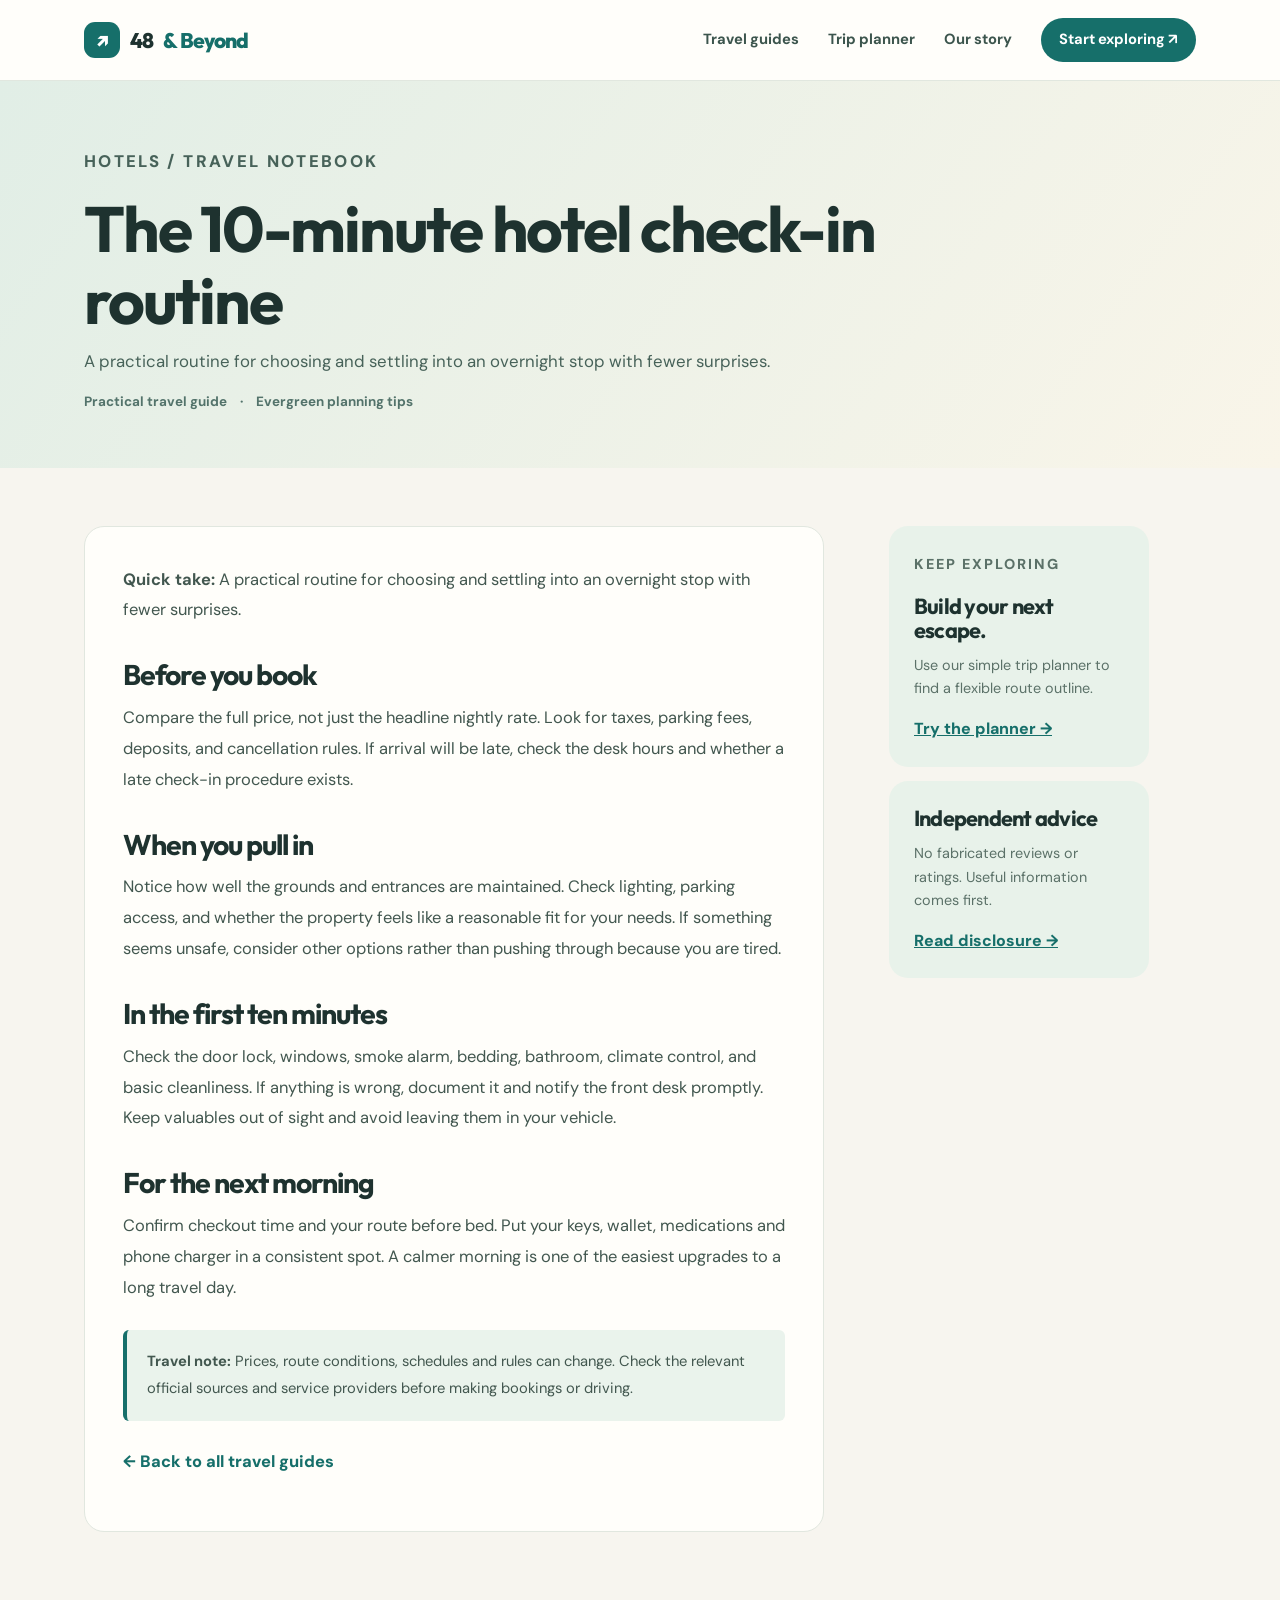
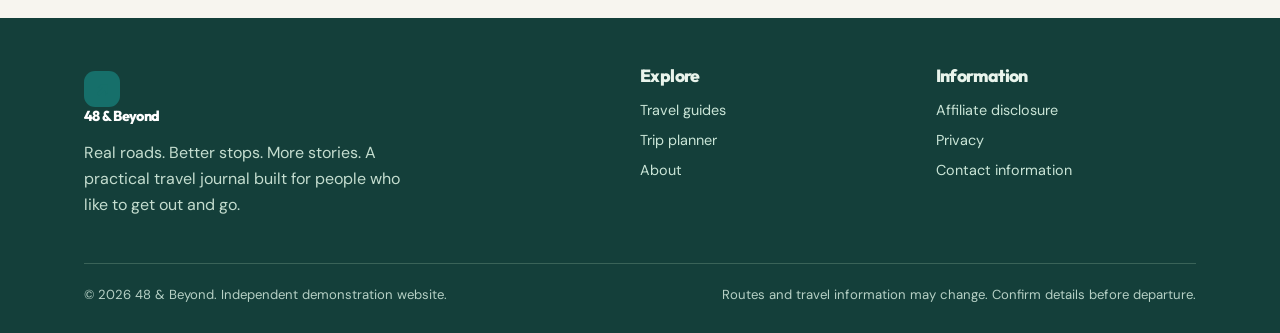
<file: guides/hotel-checklist.html>
<!doctype html><html lang="en"><head><meta charset="utf-8"><meta name="viewport" content="width=device-width,initial-scale=1"><meta name="theme-color" content="#164942"><title>The 10-minute hotel check-in routine | 48 &amp; Beyond</title><meta name="description" content="A practical routine for choosing and settling into an overnight stop with fewer surprises."><link rel="icon" href="../assets/favicon.svg" type="image/svg+xml"><link rel="stylesheet" href="../assets/style.css"></head><body><a class="skip-link" href="#main">Skip to content</a><header class="site-header"><div class="container nav-inner"><a class="brand" href="../index.html"><span class="brand-mark" aria-hidden="true">↗</span>48 <span>&amp; Beyond</span></a><button class="nav-toggle" aria-label="Toggle navigation" aria-expanded="false" aria-controls="nav-menu">☰</button><nav class="nav-links" id="nav-menu" aria-label="Main navigation"><a href="../guides.html" >Travel guides</a><a href="../planner.html" >Trip planner</a><a href="../about.html" >Our story</a><a class="nav-cta" href="../guides.html">Start exploring ↗</a></nav></div></header><main id="main"><section class="page-hero"><div class="container"><p class="eyebrow">Hotels / Travel notebook</p><h1>The 10-minute hotel check-in routine</h1><p>A practical routine for choosing and settling into an overnight stop with fewer surprises.</p><div class="meta"><span>Practical travel guide</span><span>·</span><span>Evergreen planning tips</span></div></div></section><div class="container article-layout"><article class="article"><p><strong>Quick take:</strong> A practical routine for choosing and settling into an overnight stop with fewer surprises.</p><h2>Before you book</h2><p>Compare the full price, not just the headline nightly rate. Look for taxes, parking fees, deposits, and cancellation rules. If arrival will be late, check the desk hours and whether a late check-in procedure exists.</p><h2>When you pull in</h2><p>Notice how well the grounds and entrances are maintained. Check lighting, parking access, and whether the property feels like a reasonable fit for your needs. If something seems unsafe, consider other options rather than pushing through because you are tired.</p><h2>In the first ten minutes</h2><p>Check the door lock, windows, smoke alarm, bedding, bathroom, climate control, and basic cleanliness. If anything is wrong, document it and notify the front desk promptly. Keep valuables out of sight and avoid leaving them in your vehicle.</p><h2>For the next morning</h2><p>Confirm checkout time and your route before bed. Put your keys, wallet, medications and phone charger in a consistent spot. A calmer morning is one of the easiest upgrades to a long travel day.</p><div class="note"><p><strong>Travel note:</strong> Prices, route conditions, schedules and rules can change. Check the relevant official sources and service providers before making bookings or driving.</p></div><p><a class="plain-link" href="../guides.html">← Back to all travel guides</a></p></article><aside class="aside"><div class="mini"><p class="eyebrow">Keep exploring</p><h3>Build your next escape.</h3><p>Use our simple trip planner to find a flexible route outline.</p><a href="../planner.html">Try the planner →</a></div><div class="mini"><h3>Independent advice</h3><p>No fabricated reviews or ratings. Useful information comes first.</p><a href="../disclosure.html">Read disclosure →</a></div></aside></div></main><footer><div class="container"><div class="footer-main"><div><a class="brand" style="color:#fff" href="../index.html"><span class="brand-mark" aria-hidden="true">↗</span>48 &amp; Beyond</a><p style="color:#c4ddcf;max-width:340px;margin-top:15px">Real roads. Better stops. More stories. A practical travel journal built for people who like to get out and go.</p></div><div><h3>Explore</h3><a href="../guides.html">Travel guides</a><a href="../planner.html">Trip planner</a><a href="../about.html">About</a></div><div><h3>Information</h3><a href="../disclosure.html">Affiliate disclosure</a><a href="../privacy.html">Privacy</a><a href="../about.html">Contact information</a></div></div><div class="footer-bottom"><span>© <span id="year">2026</span> 48 &amp; Beyond. Independent demonstration website.</span><span>Routes and travel information may change. Confirm details before departure.</span></div></div></footer><script src="../assets/script.js" defer></script></body></html>
</file>
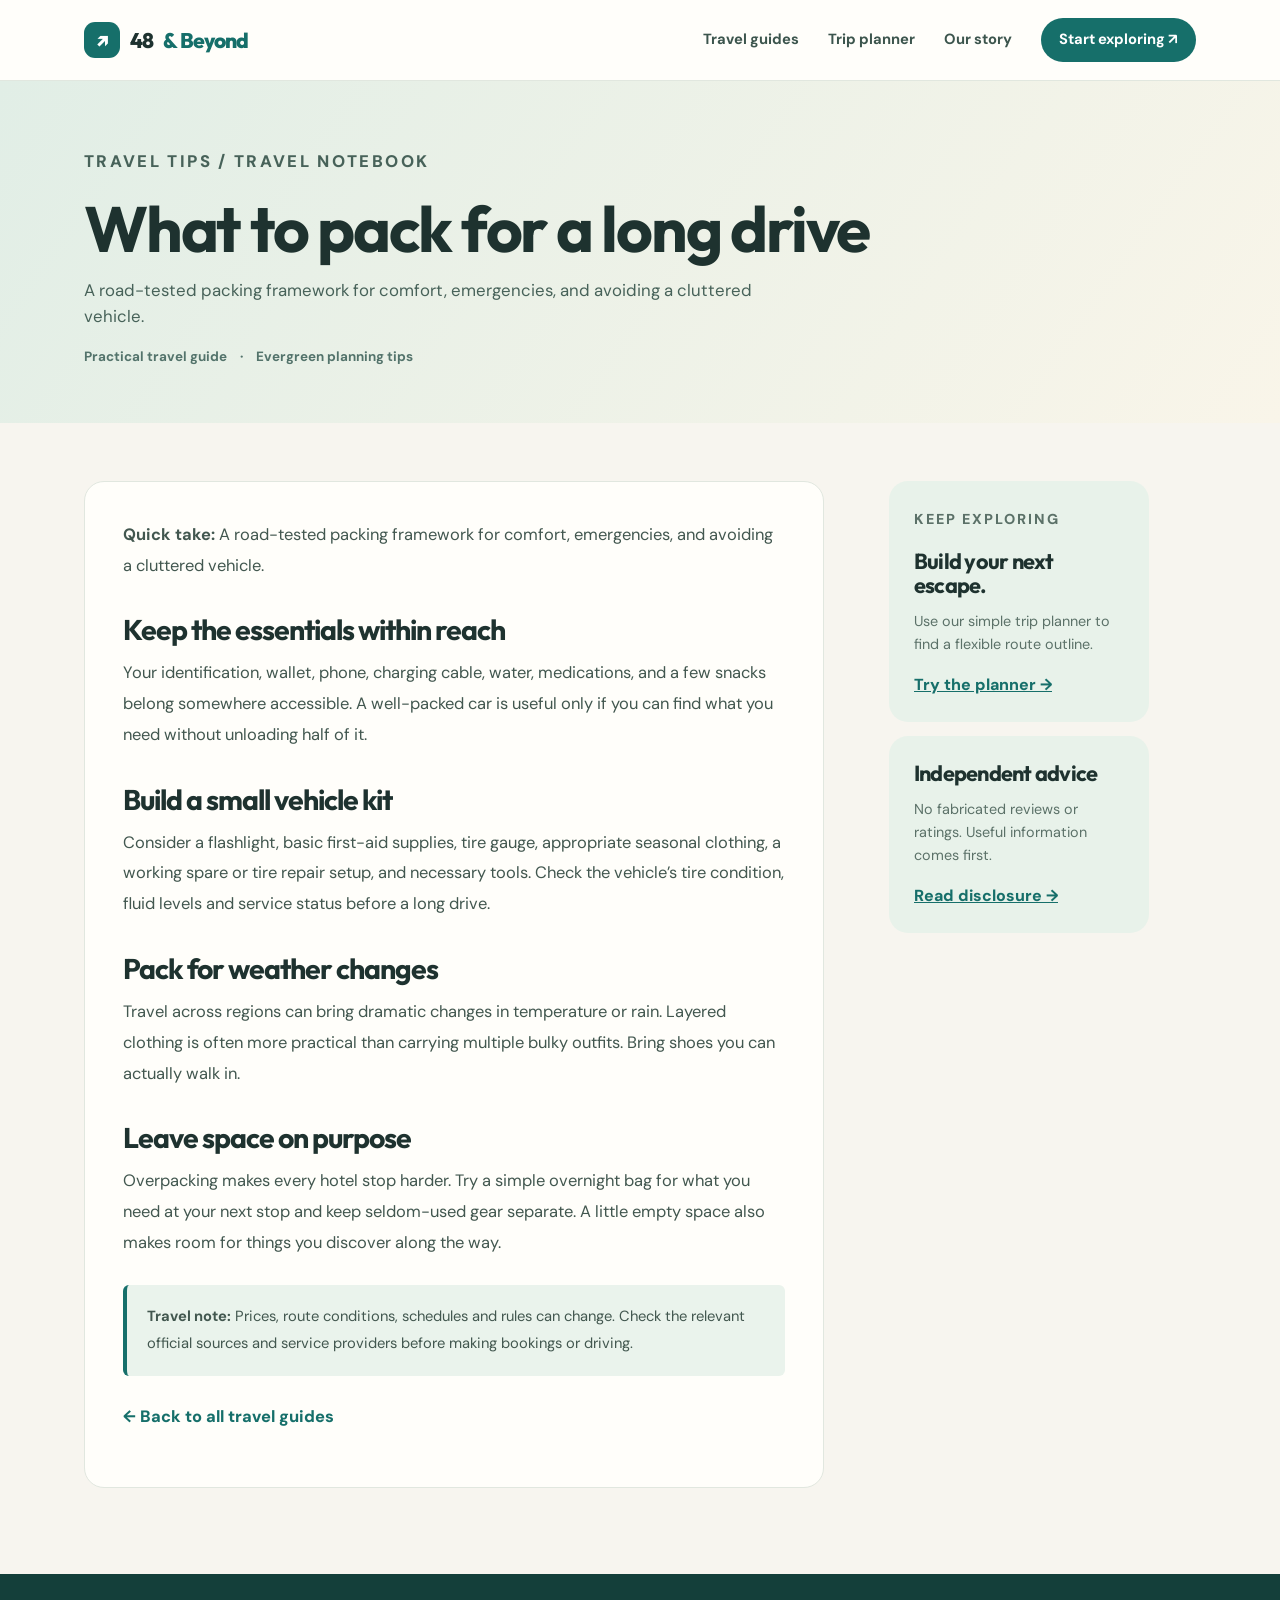
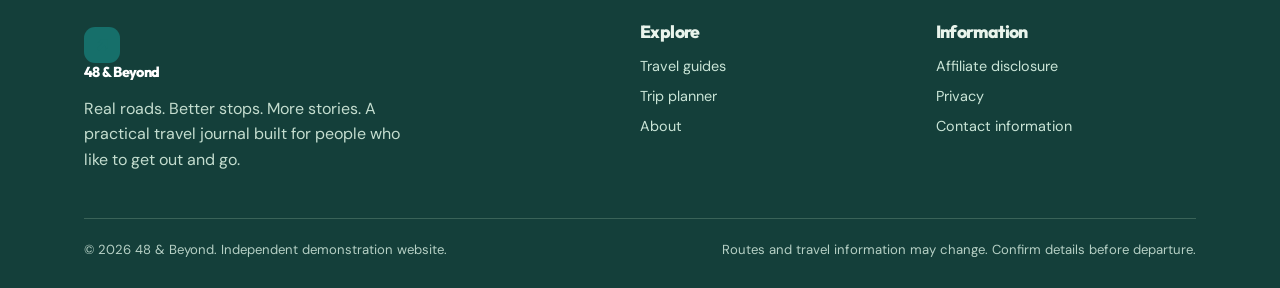
<file: guides/pack-for-the-road.html>
<!doctype html><html lang="en"><head><meta charset="utf-8"><meta name="viewport" content="width=device-width,initial-scale=1"><meta name="theme-color" content="#164942"><title>What to pack for a long drive | 48 &amp; Beyond</title><meta name="description" content="A road-tested packing framework for comfort, emergencies, and avoiding a cluttered vehicle."><link rel="icon" href="../assets/favicon.svg" type="image/svg+xml"><link rel="stylesheet" href="../assets/style.css"></head><body><a class="skip-link" href="#main">Skip to content</a><header class="site-header"><div class="container nav-inner"><a class="brand" href="../index.html"><span class="brand-mark" aria-hidden="true">↗</span>48 <span>&amp; Beyond</span></a><button class="nav-toggle" aria-label="Toggle navigation" aria-expanded="false" aria-controls="nav-menu">☰</button><nav class="nav-links" id="nav-menu" aria-label="Main navigation"><a href="../guides.html" >Travel guides</a><a href="../planner.html" >Trip planner</a><a href="../about.html" >Our story</a><a class="nav-cta" href="../guides.html">Start exploring ↗</a></nav></div></header><main id="main"><section class="page-hero"><div class="container"><p class="eyebrow">Travel tips / Travel notebook</p><h1>What to pack for a long drive</h1><p>A road-tested packing framework for comfort, emergencies, and avoiding a cluttered vehicle.</p><div class="meta"><span>Practical travel guide</span><span>·</span><span>Evergreen planning tips</span></div></div></section><div class="container article-layout"><article class="article"><p><strong>Quick take:</strong> A road-tested packing framework for comfort, emergencies, and avoiding a cluttered vehicle.</p><h2>Keep the essentials within reach</h2><p>Your identification, wallet, phone, charging cable, water, medications, and a few snacks belong somewhere accessible. A well-packed car is useful only if you can find what you need without unloading half of it.</p><h2>Build a small vehicle kit</h2><p>Consider a flashlight, basic first-aid supplies, tire gauge, appropriate seasonal clothing, a working spare or tire repair setup, and necessary tools. Check the vehicle’s tire condition, fluid levels and service status before a long drive.</p><h2>Pack for weather changes</h2><p>Travel across regions can bring dramatic changes in temperature or rain. Layered clothing is often more practical than carrying multiple bulky outfits. Bring shoes you can actually walk in.</p><h2>Leave space on purpose</h2><p>Overpacking makes every hotel stop harder. Try a simple overnight bag for what you need at your next stop and keep seldom-used gear separate. A little empty space also makes room for things you discover along the way.</p><div class="note"><p><strong>Travel note:</strong> Prices, route conditions, schedules and rules can change. Check the relevant official sources and service providers before making bookings or driving.</p></div><p><a class="plain-link" href="../guides.html">← Back to all travel guides</a></p></article><aside class="aside"><div class="mini"><p class="eyebrow">Keep exploring</p><h3>Build your next escape.</h3><p>Use our simple trip planner to find a flexible route outline.</p><a href="../planner.html">Try the planner →</a></div><div class="mini"><h3>Independent advice</h3><p>No fabricated reviews or ratings. Useful information comes first.</p><a href="../disclosure.html">Read disclosure →</a></div></aside></div></main><footer><div class="container"><div class="footer-main"><div><a class="brand" style="color:#fff" href="../index.html"><span class="brand-mark" aria-hidden="true">↗</span>48 &amp; Beyond</a><p style="color:#c4ddcf;max-width:340px;margin-top:15px">Real roads. Better stops. More stories. A practical travel journal built for people who like to get out and go.</p></div><div><h3>Explore</h3><a href="../guides.html">Travel guides</a><a href="../planner.html">Trip planner</a><a href="../about.html">About</a></div><div><h3>Information</h3><a href="../disclosure.html">Affiliate disclosure</a><a href="../privacy.html">Privacy</a><a href="../about.html">Contact information</a></div></div><div class="footer-bottom"><span>© <span id="year">2026</span> 48 &amp; Beyond. Independent demonstration website.</span><span>Routes and travel information may change. Confirm details before departure.</span></div></div></footer><script src="../assets/script.js" defer></script></body></html>
</file>
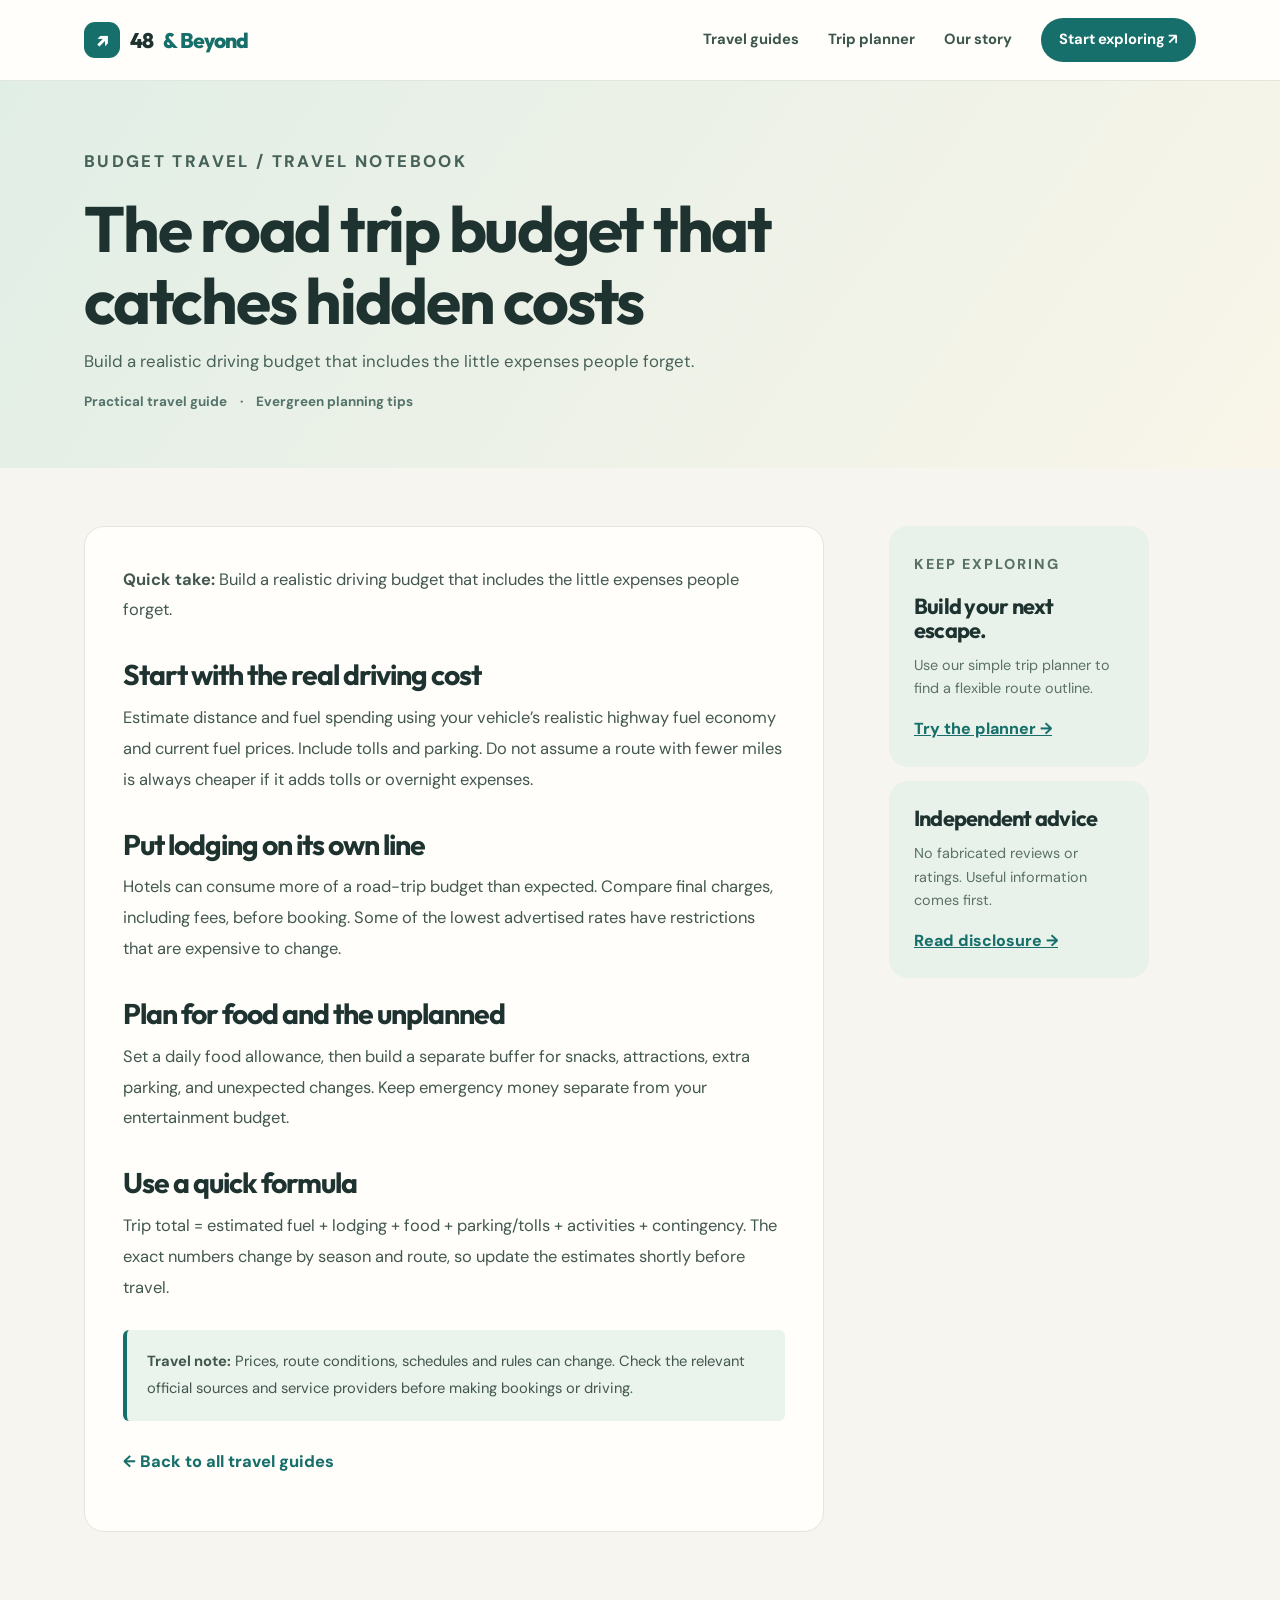
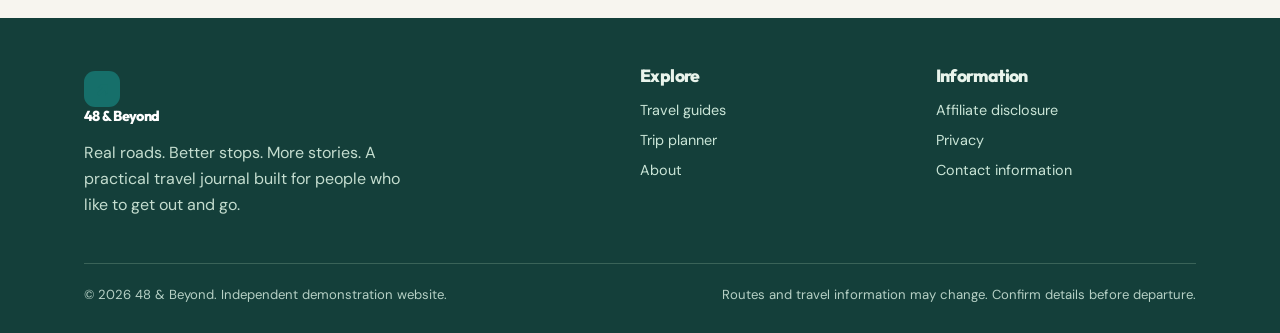
<file: guides/road-trip-budget.html>
<!doctype html><html lang="en"><head><meta charset="utf-8"><meta name="viewport" content="width=device-width,initial-scale=1"><meta name="theme-color" content="#164942"><title>The road trip budget that catches hidden costs | 48 &amp; Beyond</title><meta name="description" content="Build a realistic driving budget that includes the little expenses people forget."><link rel="icon" href="../assets/favicon.svg" type="image/svg+xml"><link rel="stylesheet" href="../assets/style.css"></head><body><a class="skip-link" href="#main">Skip to content</a><header class="site-header"><div class="container nav-inner"><a class="brand" href="../index.html"><span class="brand-mark" aria-hidden="true">↗</span>48 <span>&amp; Beyond</span></a><button class="nav-toggle" aria-label="Toggle navigation" aria-expanded="false" aria-controls="nav-menu">☰</button><nav class="nav-links" id="nav-menu" aria-label="Main navigation"><a href="../guides.html" >Travel guides</a><a href="../planner.html" >Trip planner</a><a href="../about.html" >Our story</a><a class="nav-cta" href="../guides.html">Start exploring ↗</a></nav></div></header><main id="main"><section class="page-hero"><div class="container"><p class="eyebrow">Budget travel / Travel notebook</p><h1>The road trip budget that catches hidden costs</h1><p>Build a realistic driving budget that includes the little expenses people forget.</p><div class="meta"><span>Practical travel guide</span><span>·</span><span>Evergreen planning tips</span></div></div></section><div class="container article-layout"><article class="article"><p><strong>Quick take:</strong> Build a realistic driving budget that includes the little expenses people forget.</p><h2>Start with the real driving cost</h2><p>Estimate distance and fuel spending using your vehicle’s realistic highway fuel economy and current fuel prices. Include tolls and parking. Do not assume a route with fewer miles is always cheaper if it adds tolls or overnight expenses.</p><h2>Put lodging on its own line</h2><p>Hotels can consume more of a road-trip budget than expected. Compare final charges, including fees, before booking. Some of the lowest advertised rates have restrictions that are expensive to change.</p><h2>Plan for food and the unplanned</h2><p>Set a daily food allowance, then build a separate buffer for snacks, attractions, extra parking, and unexpected changes. Keep emergency money separate from your entertainment budget.</p><h2>Use a quick formula</h2><p>Trip total = estimated fuel + lodging + food + parking/tolls + activities + contingency. The exact numbers change by season and route, so update the estimates shortly before travel.</p><div class="note"><p><strong>Travel note:</strong> Prices, route conditions, schedules and rules can change. Check the relevant official sources and service providers before making bookings or driving.</p></div><p><a class="plain-link" href="../guides.html">← Back to all travel guides</a></p></article><aside class="aside"><div class="mini"><p class="eyebrow">Keep exploring</p><h3>Build your next escape.</h3><p>Use our simple trip planner to find a flexible route outline.</p><a href="../planner.html">Try the planner →</a></div><div class="mini"><h3>Independent advice</h3><p>No fabricated reviews or ratings. Useful information comes first.</p><a href="../disclosure.html">Read disclosure →</a></div></aside></div></main><footer><div class="container"><div class="footer-main"><div><a class="brand" style="color:#fff" href="../index.html"><span class="brand-mark" aria-hidden="true">↗</span>48 &amp; Beyond</a><p style="color:#c4ddcf;max-width:340px;margin-top:15px">Real roads. Better stops. More stories. A practical travel journal built for people who like to get out and go.</p></div><div><h3>Explore</h3><a href="../guides.html">Travel guides</a><a href="../planner.html">Trip planner</a><a href="../about.html">About</a></div><div><h3>Information</h3><a href="../disclosure.html">Affiliate disclosure</a><a href="../privacy.html">Privacy</a><a href="../about.html">Contact information</a></div></div><div class="footer-bottom"><span>© <span id="year">2026</span> 48 &amp; Beyond. Independent demonstration website.</span><span>Routes and travel information may change. Confirm details before departure.</span></div></div></footer><script src="../assets/script.js" defer></script></body></html>
</file>
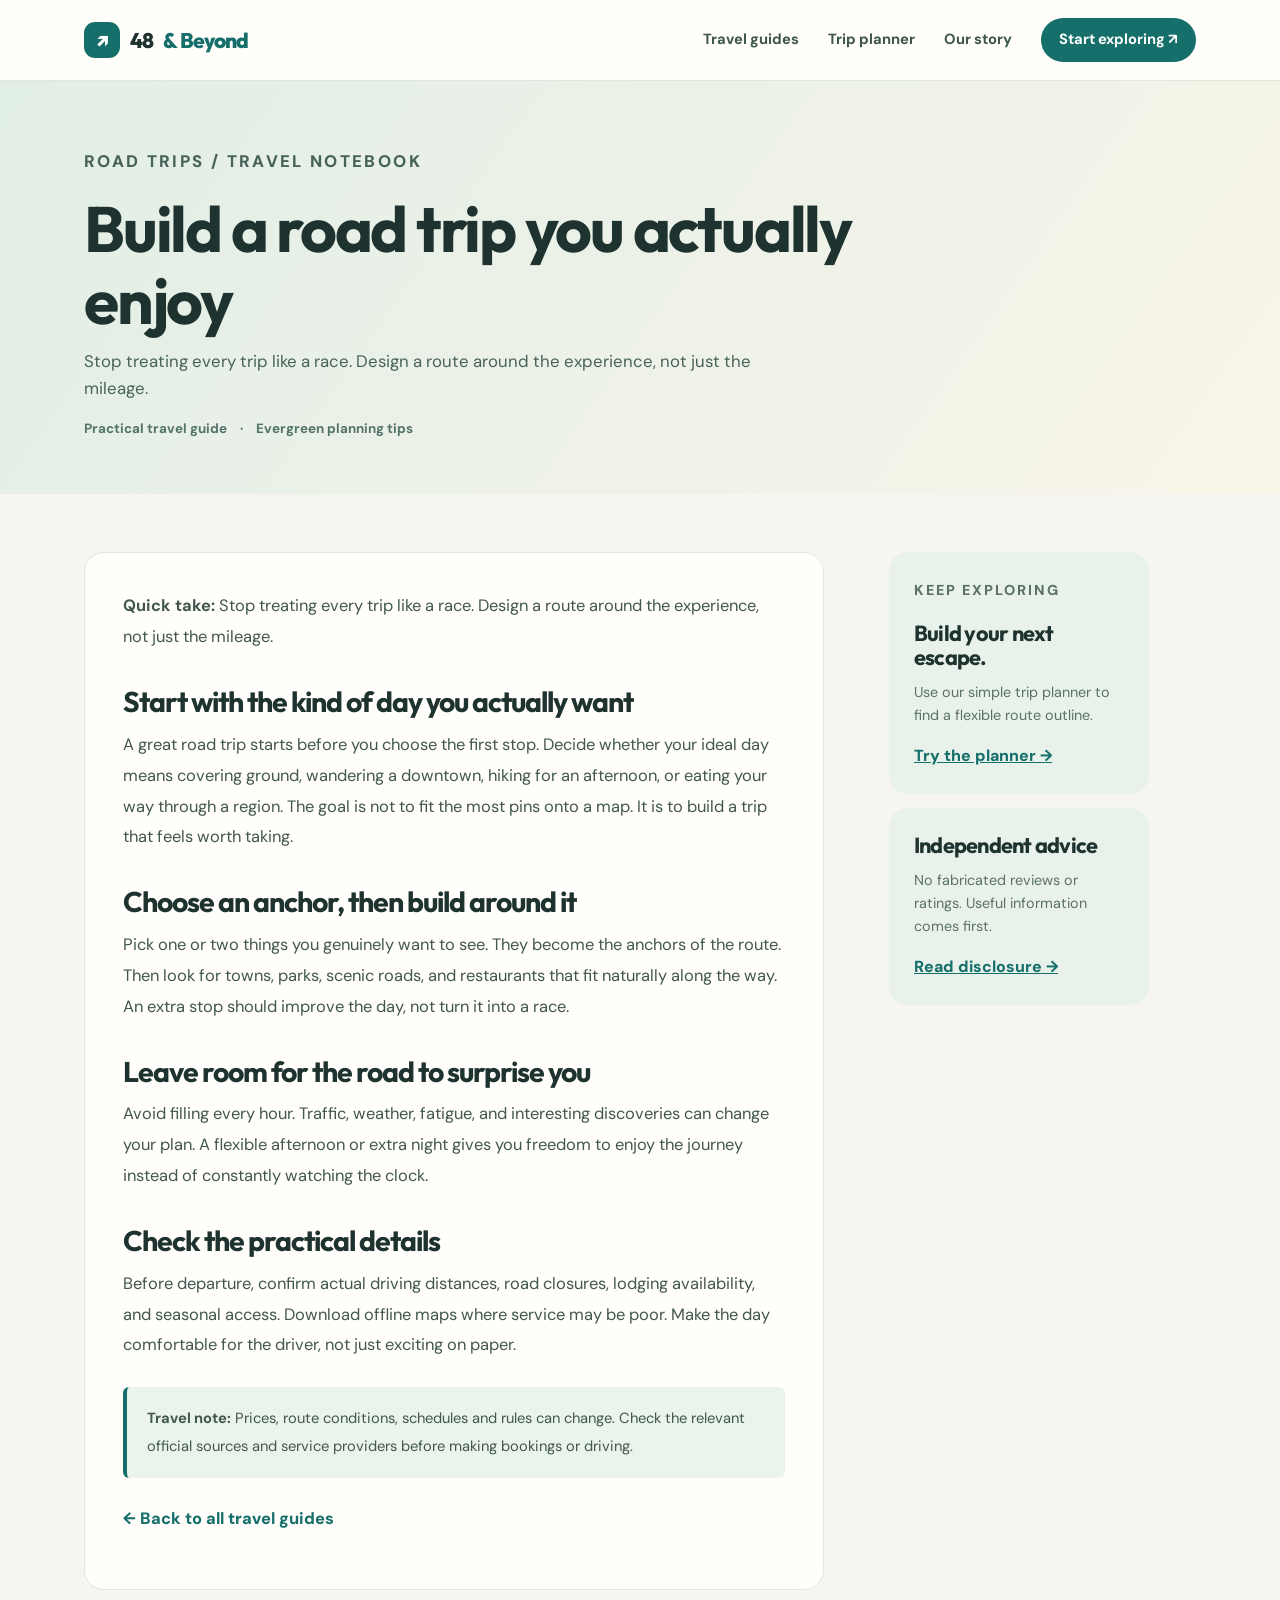
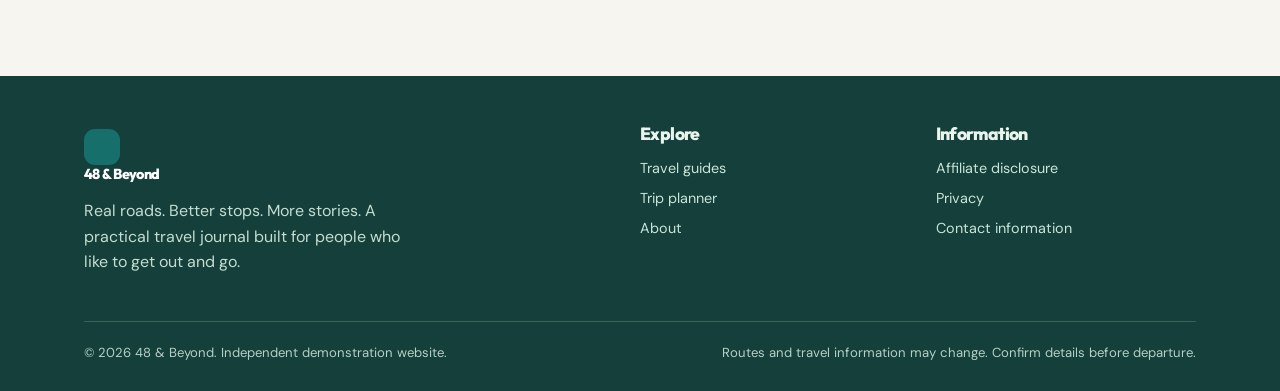
<file: guides/road-trip-route.html>
<!doctype html><html lang="en"><head><meta charset="utf-8"><meta name="viewport" content="width=device-width,initial-scale=1"><meta name="theme-color" content="#164942"><title>Build a road trip you actually enjoy | 48 &amp; Beyond</title><meta name="description" content="Stop treating every trip like a race. Design a route around the experience, not just the mileage."><link rel="icon" href="../assets/favicon.svg" type="image/svg+xml"><link rel="stylesheet" href="../assets/style.css"></head><body><a class="skip-link" href="#main">Skip to content</a><header class="site-header"><div class="container nav-inner"><a class="brand" href="../index.html"><span class="brand-mark" aria-hidden="true">↗</span>48 <span>&amp; Beyond</span></a><button class="nav-toggle" aria-label="Toggle navigation" aria-expanded="false" aria-controls="nav-menu">☰</button><nav class="nav-links" id="nav-menu" aria-label="Main navigation"><a href="../guides.html" >Travel guides</a><a href="../planner.html" >Trip planner</a><a href="../about.html" >Our story</a><a class="nav-cta" href="../guides.html">Start exploring ↗</a></nav></div></header><main id="main"><section class="page-hero"><div class="container"><p class="eyebrow">Road trips / Travel notebook</p><h1>Build a road trip you actually enjoy</h1><p>Stop treating every trip like a race. Design a route around the experience, not just the mileage.</p><div class="meta"><span>Practical travel guide</span><span>·</span><span>Evergreen planning tips</span></div></div></section><div class="container article-layout"><article class="article"><p><strong>Quick take:</strong> Stop treating every trip like a race. Design a route around the experience, not just the mileage.</p><h2>Start with the kind of day you actually want</h2><p>A great road trip starts before you choose the first stop. Decide whether your ideal day means covering ground, wandering a downtown, hiking for an afternoon, or eating your way through a region. The goal is not to fit the most pins onto a map. It is to build a trip that feels worth taking.</p><h2>Choose an anchor, then build around it</h2><p>Pick one or two things you genuinely want to see. They become the anchors of the route. Then look for towns, parks, scenic roads, and restaurants that fit naturally along the way. An extra stop should improve the day, not turn it into a race.</p><h2>Leave room for the road to surprise you</h2><p>Avoid filling every hour. Traffic, weather, fatigue, and interesting discoveries can change your plan. A flexible afternoon or extra night gives you freedom to enjoy the journey instead of constantly watching the clock.</p><h2>Check the practical details</h2><p>Before departure, confirm actual driving distances, road closures, lodging availability, and seasonal access. Download offline maps where service may be poor. Make the day comfortable for the driver, not just exciting on paper.</p><div class="note"><p><strong>Travel note:</strong> Prices, route conditions, schedules and rules can change. Check the relevant official sources and service providers before making bookings or driving.</p></div><p><a class="plain-link" href="../guides.html">← Back to all travel guides</a></p></article><aside class="aside"><div class="mini"><p class="eyebrow">Keep exploring</p><h3>Build your next escape.</h3><p>Use our simple trip planner to find a flexible route outline.</p><a href="../planner.html">Try the planner →</a></div><div class="mini"><h3>Independent advice</h3><p>No fabricated reviews or ratings. Useful information comes first.</p><a href="../disclosure.html">Read disclosure →</a></div></aside></div></main><footer><div class="container"><div class="footer-main"><div><a class="brand" style="color:#fff" href="../index.html"><span class="brand-mark" aria-hidden="true">↗</span>48 &amp; Beyond</a><p style="color:#c4ddcf;max-width:340px;margin-top:15px">Real roads. Better stops. More stories. A practical travel journal built for people who like to get out and go.</p></div><div><h3>Explore</h3><a href="../guides.html">Travel guides</a><a href="../planner.html">Trip planner</a><a href="../about.html">About</a></div><div><h3>Information</h3><a href="../disclosure.html">Affiliate disclosure</a><a href="../privacy.html">Privacy</a><a href="../about.html">Contact information</a></div></div><div class="footer-bottom"><span>© <span id="year">2026</span> 48 &amp; Beyond. Independent demonstration website.</span><span>Routes and travel information may change. Confirm details before departure.</span></div></div></footer><script src="../assets/script.js" defer></script></body></html>
</file>
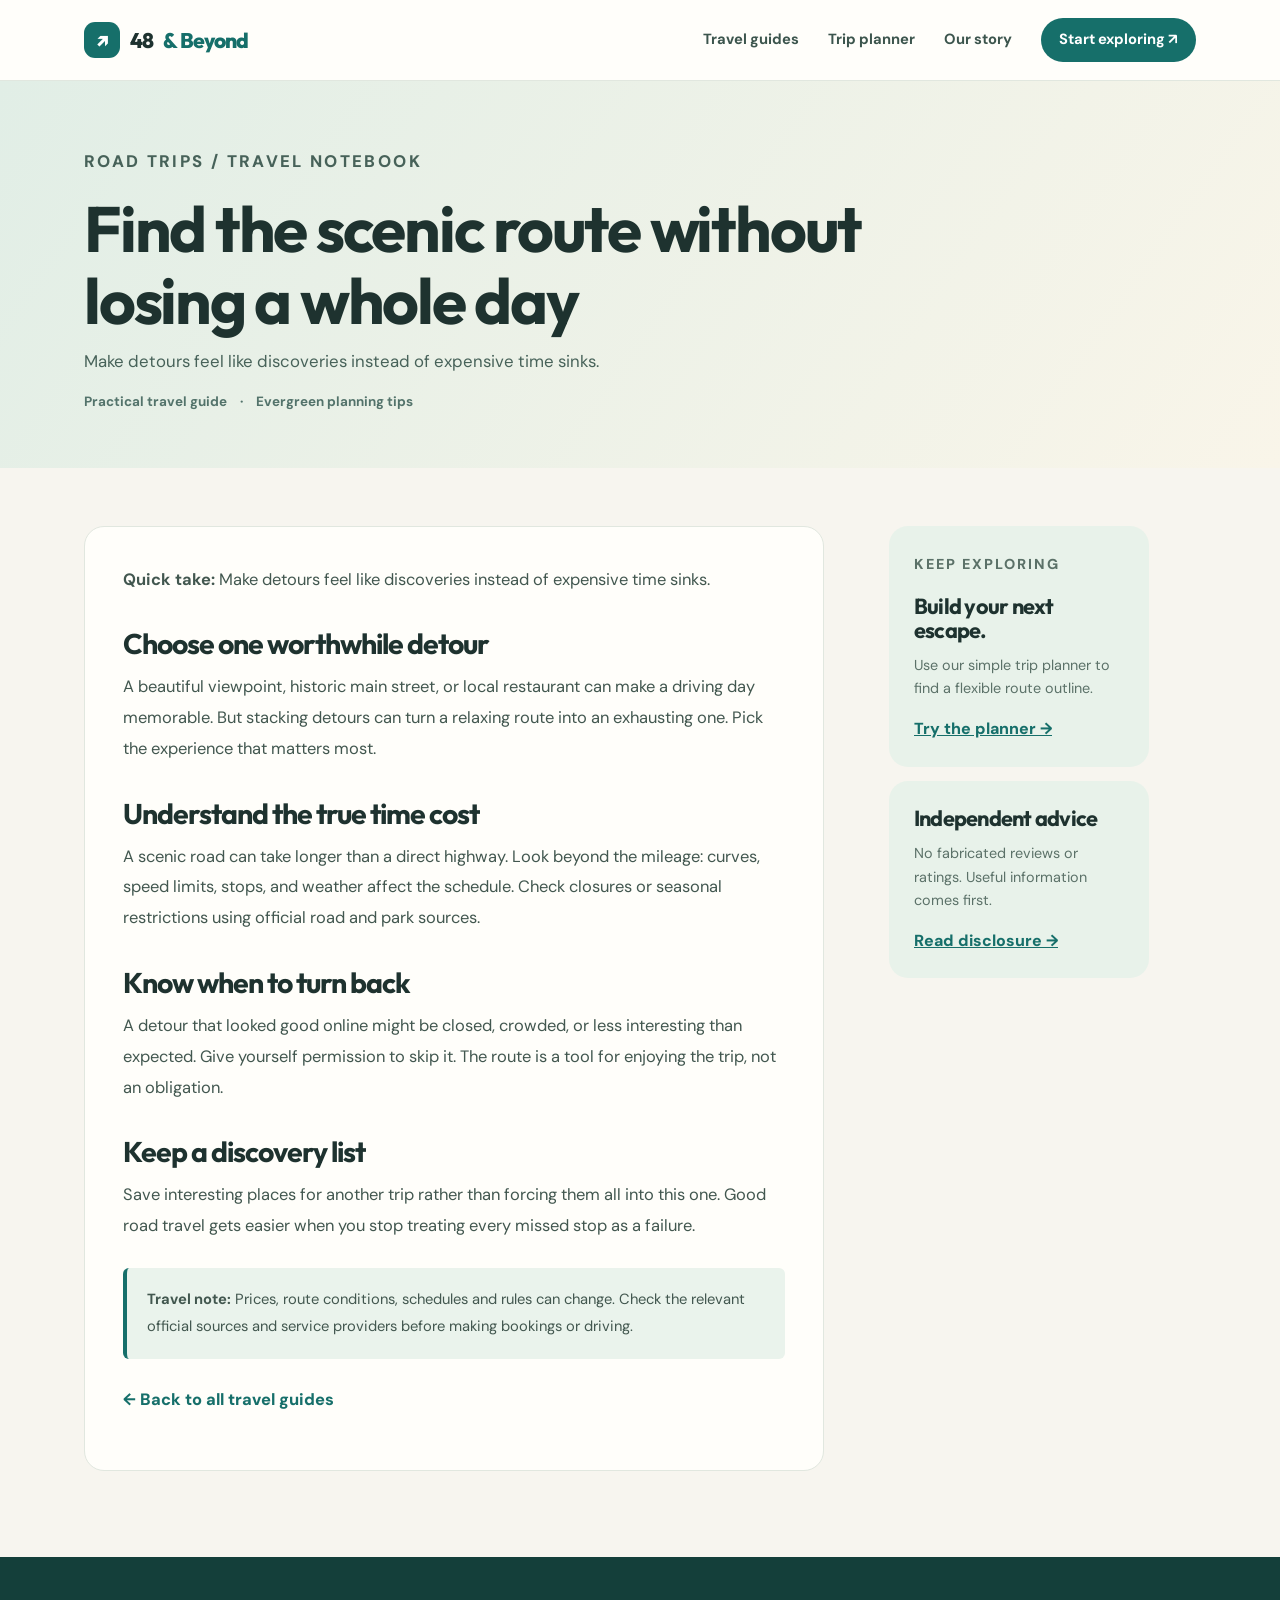
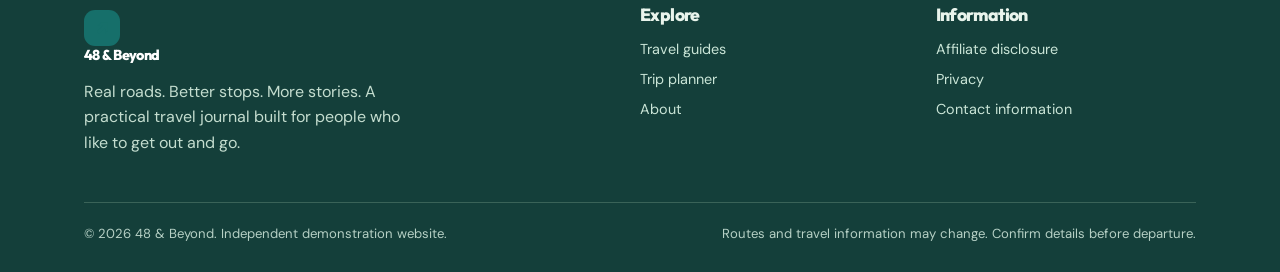
<file: guides/scenic-detours.html>
<!doctype html><html lang="en"><head><meta charset="utf-8"><meta name="viewport" content="width=device-width,initial-scale=1"><meta name="theme-color" content="#164942"><title>Find the scenic route without losing a whole day | 48 &amp; Beyond</title><meta name="description" content="Make detours feel like discoveries instead of expensive time sinks."><link rel="icon" href="../assets/favicon.svg" type="image/svg+xml"><link rel="stylesheet" href="../assets/style.css"></head><body><a class="skip-link" href="#main">Skip to content</a><header class="site-header"><div class="container nav-inner"><a class="brand" href="../index.html"><span class="brand-mark" aria-hidden="true">↗</span>48 <span>&amp; Beyond</span></a><button class="nav-toggle" aria-label="Toggle navigation" aria-expanded="false" aria-controls="nav-menu">☰</button><nav class="nav-links" id="nav-menu" aria-label="Main navigation"><a href="../guides.html" >Travel guides</a><a href="../planner.html" >Trip planner</a><a href="../about.html" >Our story</a><a class="nav-cta" href="../guides.html">Start exploring ↗</a></nav></div></header><main id="main"><section class="page-hero"><div class="container"><p class="eyebrow">Road trips / Travel notebook</p><h1>Find the scenic route without losing a whole day</h1><p>Make detours feel like discoveries instead of expensive time sinks.</p><div class="meta"><span>Practical travel guide</span><span>·</span><span>Evergreen planning tips</span></div></div></section><div class="container article-layout"><article class="article"><p><strong>Quick take:</strong> Make detours feel like discoveries instead of expensive time sinks.</p><h2>Choose one worthwhile detour</h2><p>A beautiful viewpoint, historic main street, or local restaurant can make a driving day memorable. But stacking detours can turn a relaxing route into an exhausting one. Pick the experience that matters most.</p><h2>Understand the true time cost</h2><p>A scenic road can take longer than a direct highway. Look beyond the mileage: curves, speed limits, stops, and weather affect the schedule. Check closures or seasonal restrictions using official road and park sources.</p><h2>Know when to turn back</h2><p>A detour that looked good online might be closed, crowded, or less interesting than expected. Give yourself permission to skip it. The route is a tool for enjoying the trip, not an obligation.</p><h2>Keep a discovery list</h2><p>Save interesting places for another trip rather than forcing them all into this one. Good road travel gets easier when you stop treating every missed stop as a failure.</p><div class="note"><p><strong>Travel note:</strong> Prices, route conditions, schedules and rules can change. Check the relevant official sources and service providers before making bookings or driving.</p></div><p><a class="plain-link" href="../guides.html">← Back to all travel guides</a></p></article><aside class="aside"><div class="mini"><p class="eyebrow">Keep exploring</p><h3>Build your next escape.</h3><p>Use our simple trip planner to find a flexible route outline.</p><a href="../planner.html">Try the planner →</a></div><div class="mini"><h3>Independent advice</h3><p>No fabricated reviews or ratings. Useful information comes first.</p><a href="../disclosure.html">Read disclosure →</a></div></aside></div></main><footer><div class="container"><div class="footer-main"><div><a class="brand" style="color:#fff" href="../index.html"><span class="brand-mark" aria-hidden="true">↗</span>48 &amp; Beyond</a><p style="color:#c4ddcf;max-width:340px;margin-top:15px">Real roads. Better stops. More stories. A practical travel journal built for people who like to get out and go.</p></div><div><h3>Explore</h3><a href="../guides.html">Travel guides</a><a href="../planner.html">Trip planner</a><a href="../about.html">About</a></div><div><h3>Information</h3><a href="../disclosure.html">Affiliate disclosure</a><a href="../privacy.html">Privacy</a><a href="../about.html">Contact information</a></div></div><div class="footer-bottom"><span>© <span id="year">2026</span> 48 &amp; Beyond. Independent demonstration website.</span><span>Routes and travel information may change. Confirm details before departure.</span></div></div></footer><script src="../assets/script.js" defer></script></body></html>
</file>
<file: assets/style.css>
@import url('https://fonts.googleapis.com/css2?family=DM+Sans:wght@400;500;600;700&family=Outfit:wght@400;500;600;700;800&display=swap');
:root{--bg:#f7f5ef;--paper:#fffefa;--ink:#1e322f;--muted:#61706a;--teal:#166f6a;--teal2:#0f514d;--sand:#edddc6;--orange:#e98549;--line:#e1e7df;--shadow:0 14px 40px rgba(19,54,46,.08)}
*{box-sizing:border-box}[hidden]{display:none!important}html{scroll-behavior:smooth}body{margin:0;background:var(--bg);color:var(--ink);font-family:'DM Sans',system-ui,-apple-system,sans-serif;line-height:1.6}a{color:inherit}h1,h2,h3,h4{font-family:Outfit,system-ui,sans-serif;line-height:1.12;letter-spacing:-.035em;margin:0 0 .75rem}p{margin:0 0 1rem}h1{font-size:clamp(3.1rem,6vw,5.7rem)}h2{font-size:clamp(2rem,3.1vw,3rem)}h3{font-size:1.36rem}img{max-width:100%}.container{max-width:1160px;margin:auto;padding:0 24px}.skip-link{position:absolute;left:-999px;top:0;background:#fff;padding:10px;z-index:300}.skip-link:focus{left:8px}
.site-header{background:rgba(255,254,250,.95);position:sticky;top:0;z-index:30;border-bottom:1px solid var(--line);backdrop-filter:blur(12px)}.nav-inner{height:80px;display:flex;align-items:center;justify-content:space-between;gap:24px}.brand{text-decoration:none;display:flex;align-items:center;gap:10px;color:var(--ink);font:800 1.32rem Outfit,sans-serif;letter-spacing:-.04em;white-space:nowrap}.brand-mark{display:grid;place-items:center;width:36px;height:36px;border-radius:11px;background:var(--teal);color:white;font-size:20px}.brand span:last-child{color:var(--teal)}.nav-links{display:flex;align-items:center;gap:29px}.nav-links a{text-decoration:none;font-size:.92rem;font-weight:700;color:#3c554d}.nav-links a:hover,.nav-links a[aria-current="page"]{color:var(--teal)}.nav-cta{background:var(--teal);border-radius:100px;color:white!important;padding:10px 18px}.nav-toggle{display:none;border:1px solid var(--line);border-radius:10px;background:white;color:var(--ink);font-size:24px;padding:4px 11px}
.hero{position:relative;overflow:hidden;background:#164942;color:#fff}.hero:before{content:'';position:absolute;inset:0;background:radial-gradient(ellipse at 82% 16%,#5c9b83 0,transparent 38%),linear-gradient(115deg,#103a37 30%,#216358 100%)}.hero-grid{position:relative;display:grid;grid-template-columns:1fr 1fr;align-items:center;min-height:580px;gap:45px;padding-top:52px;padding-bottom:52px}.eyebrow{display:inline-flex;align-items:center;gap:8px;font-size:.77rem;letter-spacing:.14em;text-transform:uppercase;font-weight:800;color:var(--teal);margin:0 0 18px}.eyebrow.light{color:#b8edd7}.hero h1{max-width:630px;margin-bottom:22px}.hero h1 em{font-style:normal;color:#ffbf84}.hero-copy{color:#d6e9de;max-width:530px;font-size:1.08rem;margin-bottom:28px}.btn{display:inline-flex;justify-content:center;align-items:center;gap:10px;background:var(--orange);border:0;border-radius:100px;padding:13px 22px;font-weight:800;color:#182e2b;text-decoration:none;font-family:inherit;cursor:pointer;font-size:.95rem}.btn:hover{filter:brightness(.95);transform:translateY(-1px)}.btn-ghost{background:transparent;border:1px solid #a7cdc1;color:white}.btn-teal{background:var(--teal);color:white}.actions{display:flex;gap:12px;flex-wrap:wrap}.microproof{display:flex;align-items:center;gap:9px;color:#d4e5db;font-size:.87rem;margin-top:28px}.microproof strong{color:#fff}.hero-art{width:100%;filter:drop-shadow(0 27px 33px rgba(7,38,32,.28))}.route-svg{width:100%;height:auto;display:block}.hero-sticker{position:absolute;right:20px;bottom:33px;transform:rotate(7deg);background:#fff4dc;color:var(--ink);padding:12px 16px;border:2px dashed #d4bd98;border-radius:13px;box-shadow:var(--shadow);font:800 1rem Outfit,sans-serif}
.stats{border-bottom:1px solid var(--line);background:#fffefa}.stats-grid{display:grid;grid-template-columns:repeat(3,1fr);padding-top:23px;padding-bottom:22px;gap:16px}.stat{display:flex;align-items:center;gap:13px;border-right:1px solid var(--line)}.stat:last-child{border:0}.stat-icon{font-size:1.7rem}.stat b{display:block;font:800 1.1rem Outfit,sans-serif}.stat span{font-size:.85rem;color:var(--muted)}
.section{padding:83px 0}.section-head{display:flex;justify-content:space-between;align-items:end;gap:25px;margin-bottom:32px}.intro{max-width:690px;color:var(--muted);font-size:1.05rem}.plain-link{font-weight:800;color:var(--teal);text-decoration:none}.plain-link:hover{text-decoration:underline}.card-grid{display:grid;grid-template-columns:repeat(3,minmax(0,1fr));gap:22px}.card{border:1px solid var(--line);border-radius:18px;background:var(--paper);overflow:hidden;box-shadow:var(--shadow);display:flex;flex-direction:column}.card-art{height:207px;position:relative;overflow:hidden;display:flex;align-items:center;justify-content:center}.card-art svg{height:100%;width:100%;display:block}.card-art .art-label{position:absolute;top:15px;left:15px;background:#fffefaed;color:var(--teal2);border-radius:20px;padding:5px 12px;font-size:.7rem;font-weight:800;letter-spacing:.08em;text-transform:uppercase}.card-body{padding:23px;display:flex;flex-direction:column;flex:1}.card-body h3{margin-bottom:12px}.card-body p{font-size:.94rem;color:var(--muted);flex:1}.card-body a{font-size:.92rem;font-weight:800;color:var(--teal);text-decoration:none}.card-body a:hover{text-decoration:underline}.small-label{font-size:.75rem;text-transform:uppercase;letter-spacing:.11em;color:var(--teal);font-weight:800;margin-bottom:9px}
.split{display:grid;grid-template-columns:1fr 1fr;gap:50px;align-items:center}.feature{padding:39px;background:var(--paper);border-radius:24px;border:1px solid var(--line);box-shadow:var(--shadow)}.feature ul,.article ul{padding-left:22px}.feature li{margin-bottom:12px}.feature-graphic{background:#dfebe3;border-radius:26px;padding:32px;min-height:330px;display:flex;flex-direction:column;justify-content:space-between;position:relative;overflow:hidden}.feature-graphic:after{content:'✦';font-size:220px;position:absolute;right:-7px;bottom:-100px;color:#b0d8c2}.feature-graphic span{font-weight:800;color:#2b6a5e;z-index:1}.feature-graphic strong{font:700 clamp(2.4rem,4vw,4.6rem) Outfit,sans-serif;max-width:300px;line-height:1.1;z-index:1}
.planner-strip{background:#154a44;color:white;border-radius:26px;padding:48px;display:grid;grid-template-columns:1.7fr 1fr;align-items:center;gap:30px}.planner-strip p{color:#d0e4dc;max-width:600px}.planner-strip h2{margin-bottom:15px}.planner-strip .btn{justify-self:end}
.page-hero{padding:67px 0 55px;background:linear-gradient(125deg,#e1eee6,#f9f5e9)}.page-hero h1{font-size:clamp(2.6rem,5vw,4.5rem);max-width:850px}.page-hero p{max-width:700px;color:#476259;font-size:1.05rem}.filters{display:flex;gap:9px;flex-wrap:wrap;margin:18px 0 30px}.filter-btn{border-radius:100px;padding:9px 17px;border:1px solid #bdd2c7;background:white;cursor:pointer;color:var(--ink);font-weight:800;font:700 .87rem 'DM Sans',sans-serif}.filter-btn[aria-pressed=true]{color:white;background:var(--teal);border-color:var(--teal)}
.article-layout{display:grid;grid-template-columns:minmax(0,740px) 260px;gap:65px;padding-top:58px;padding-bottom:86px}.article{background:var(--paper);padding:38px;border:1px solid var(--line);border-radius:20px}.article p{font-size:1.03rem;color:#42574f;line-height:1.87}.article h2{font-size:1.78rem;margin-top:33px}.article li{padding-bottom:8px;line-height:1.7}.article .note{background:#eaf3ec;border-left:4px solid var(--teal);padding:18px 20px;border-radius:6px;margin:26px 0}.article .note p{margin:0;font-size:.92rem}.aside{align-self:start;position:sticky;top:110px}.aside .mini{padding:25px;background:#e8f2ea;border-radius:19px;margin-bottom:14px}.aside p{font-size:.9rem;color:#5b7168}.aside a{font-weight:800;color:var(--teal)}.meta{display:flex;gap:13px;flex-wrap:wrap;font-size:.84rem;color:#53736b;font-weight:700}
.form-card{background:var(--paper);border:1px solid var(--line);border-radius:22px;padding:32px;box-shadow:var(--shadow)}.form-grid{display:grid;grid-template-columns:repeat(3,1fr);gap:18px}.field label{font-weight:800;font-size:.85rem;display:block;margin-bottom:8px}.field select{width:100%;padding:14px 12px;border:1px solid #bfd0c6;background:#fff;border-radius:10px;color:var(--ink);font:inherit}.form-card button{margin-top:21px}.output{margin-top:23px;background:#e8f3ec;border:1px solid #b8d6c5;padding:25px;border-radius:15px}.output[hidden]{display:none}.output h3{font-size:1.6rem}.output ol{padding-left:24px}.output li{margin-bottom:9px}.muted{color:var(--muted)}.small{font-size:.86rem}.notice{background:#fff4df;border-left:4px solid var(--orange);padding:17px;border-radius:10px}
footer{background:#143f3a;color:#e9f4ec;padding:46px 0 28px}.footer-main{display:grid;grid-template-columns:2fr 1fr 1fr;gap:35px;padding-bottom:30px}.footer-main h3{font:800 1.1rem Outfit,sans-serif}.footer-main a{display:block;color:#cae5d7;text-decoration:none;margin:7px 0;font-size:.9rem}.footer-main a:hover{text-decoration:underline}.footer-bottom{display:flex;justify-content:space-between;gap:10px;border-top:1px solid #3a6358;padding-top:20px;color:#b6d0c5;font-size:.82rem}.footer-bottom span{max-width:550px}
@media(max-width:900px){.hero-grid{grid-template-columns:1fr;gap:10px;padding-top:66px;padding-bottom:55px}.hero-art{max-width:640px;margin:auto}.hero-sticker{bottom:26px}.card-grid{grid-template-columns:repeat(2,1fr)}.split{gap:22px}.article-layout{grid-template-columns:1fr;gap:25px}.aside{position:static}.footer-main{grid-template-columns:1.5fr 1fr 1fr}}
@media(max-width:680px){.container{padding-left:19px;padding-right:19px}.nav-inner{height:66px}.brand{font-size:1.14rem}.brand-mark{width:31px;height:31px}.nav-toggle{display:block}.nav-links{display:none;position:absolute;top:65px;left:0;right:0;background:var(--paper);border-bottom:1px solid var(--line);padding:16px 20px 24px;box-shadow:var(--shadow);flex-direction:column;align-items:stretch;gap:14px}.nav-links.open{display:flex}.nav-cta{text-align:center}.hero-grid{padding-top:54px}.hero h1{font-size:3.25rem}.hero-art{margin-top:0}.hero-sticker{bottom:10px;right:25px;font-size:.85rem}.stats-grid{grid-template-columns:1fr;gap:16px}.stat{border-right:0;border-bottom:1px solid var(--line);padding-bottom:12px}.stat:last-child{border-bottom:0}.section{padding:58px 0}.section-head{align-items:start;flex-direction:column;gap:8px}.card-grid,.split,.planner-strip,.form-grid{grid-template-columns:1fr}.card-art{height:180px}.planner-strip{padding:29px}.planner-strip .btn{justify-self:start}.article-layout{padding-top:24px;padding-bottom:50px}.article{padding:23px}.page-hero{padding:45px 0}.footer-main{grid-template-columns:1fr 1fr}.footer-main>div:first-child{grid-column:1/-1}.footer-bottom{flex-direction:column}.form-card{padding:22px}}
@media(prefers-reduced-motion:reduce){html{scroll-behavior:auto}.btn:hover{transform:none}}
</file>
